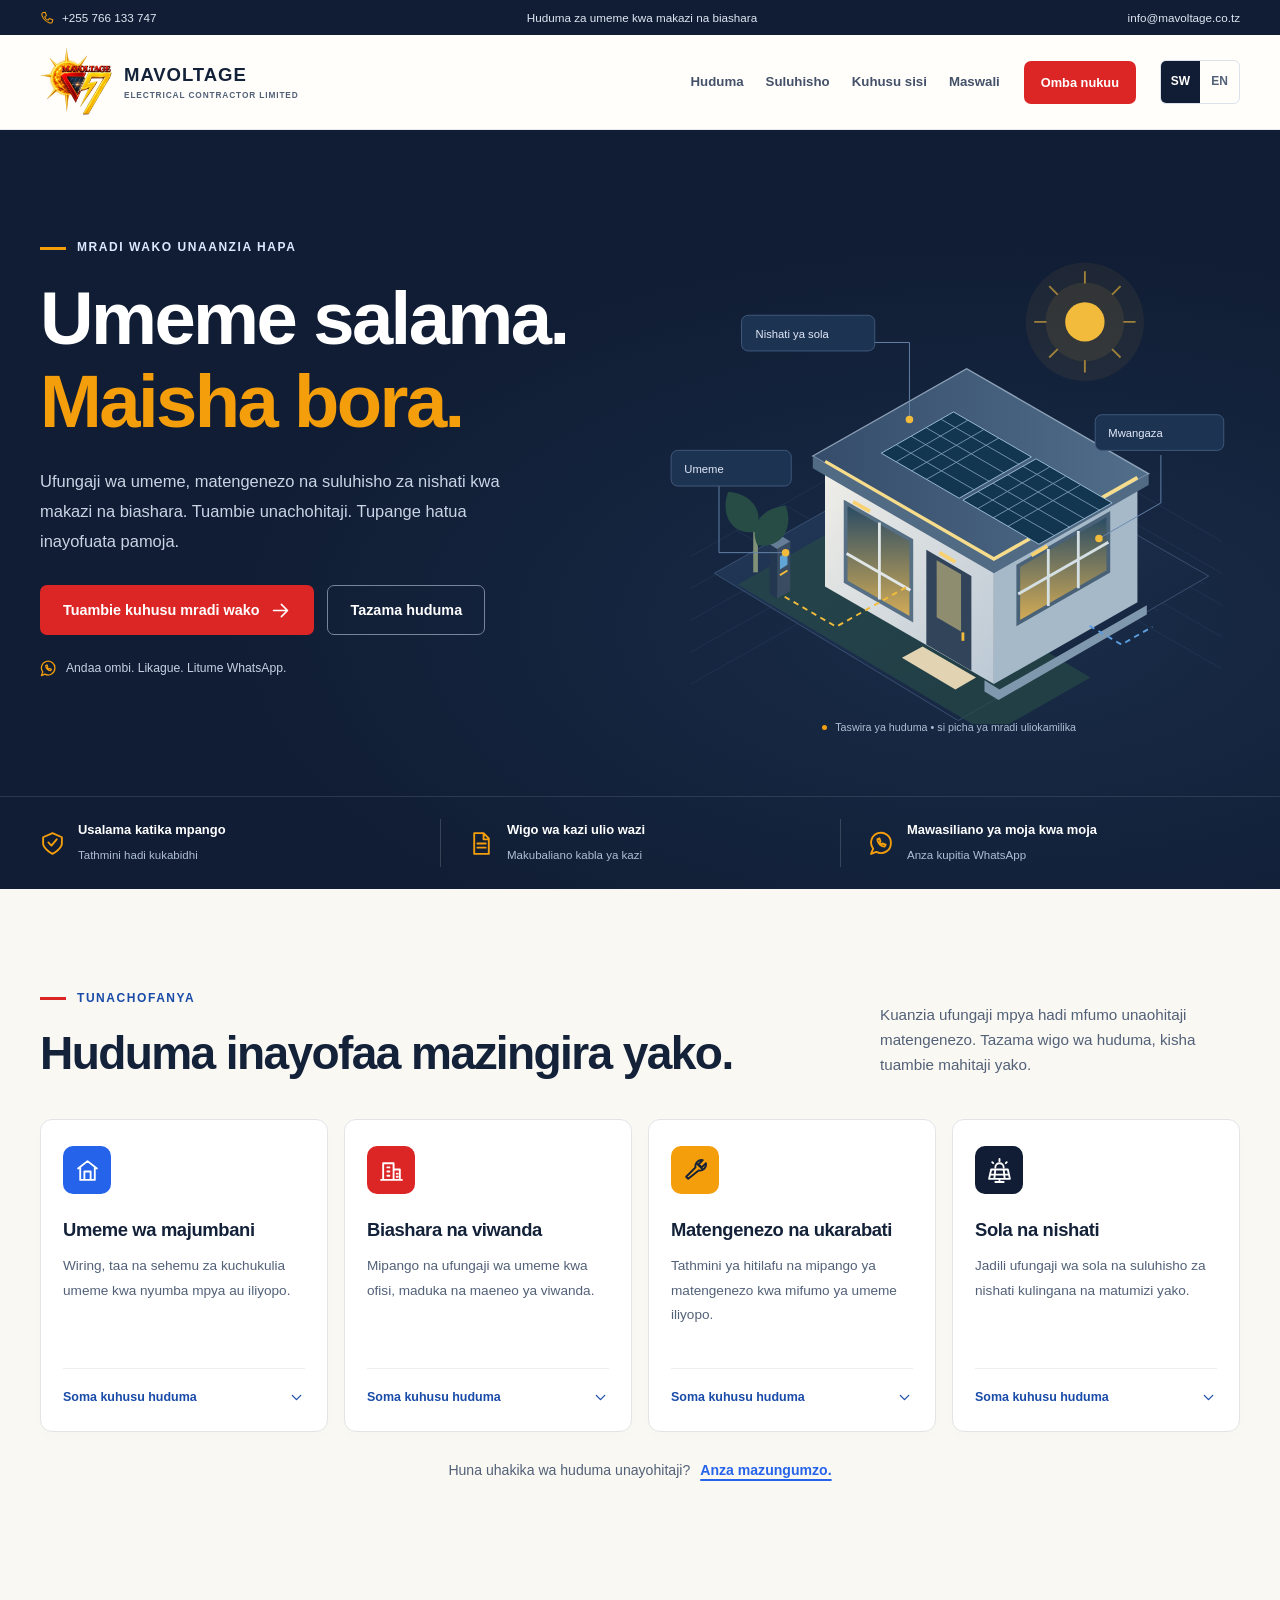
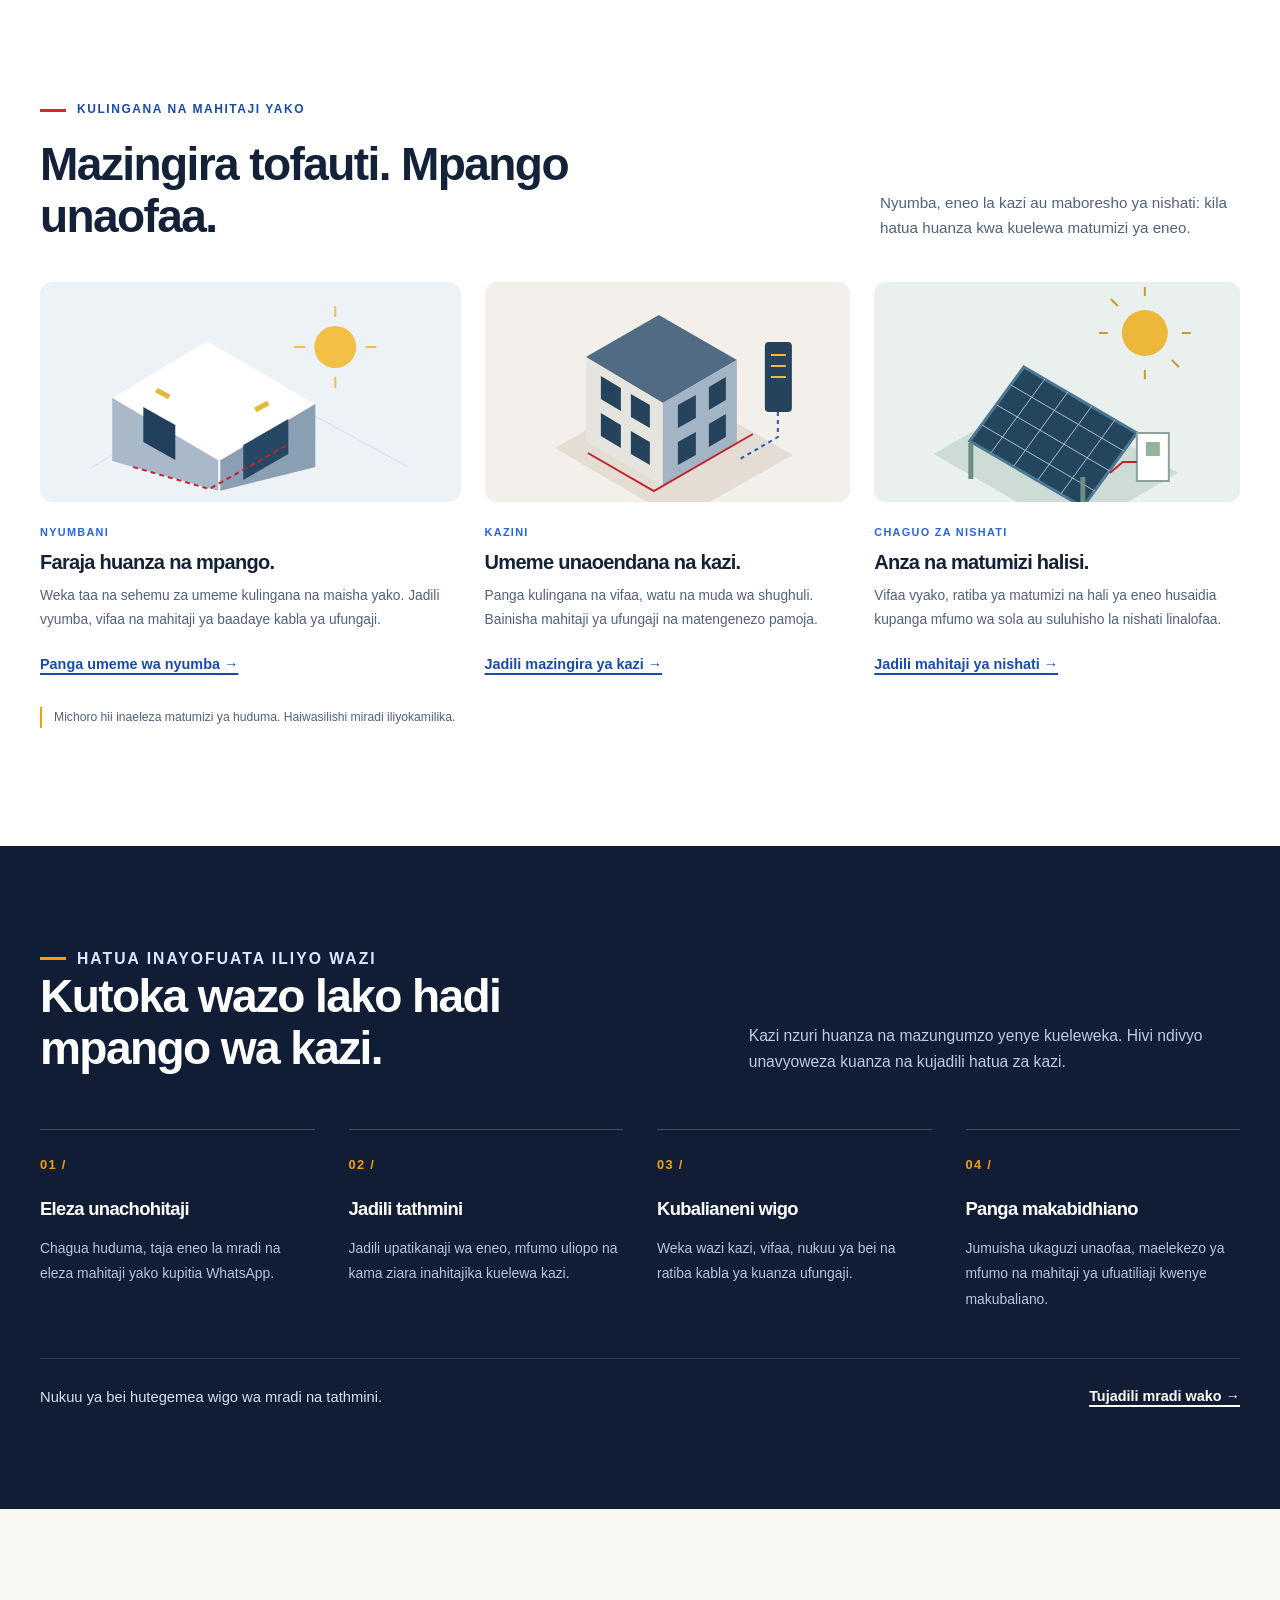
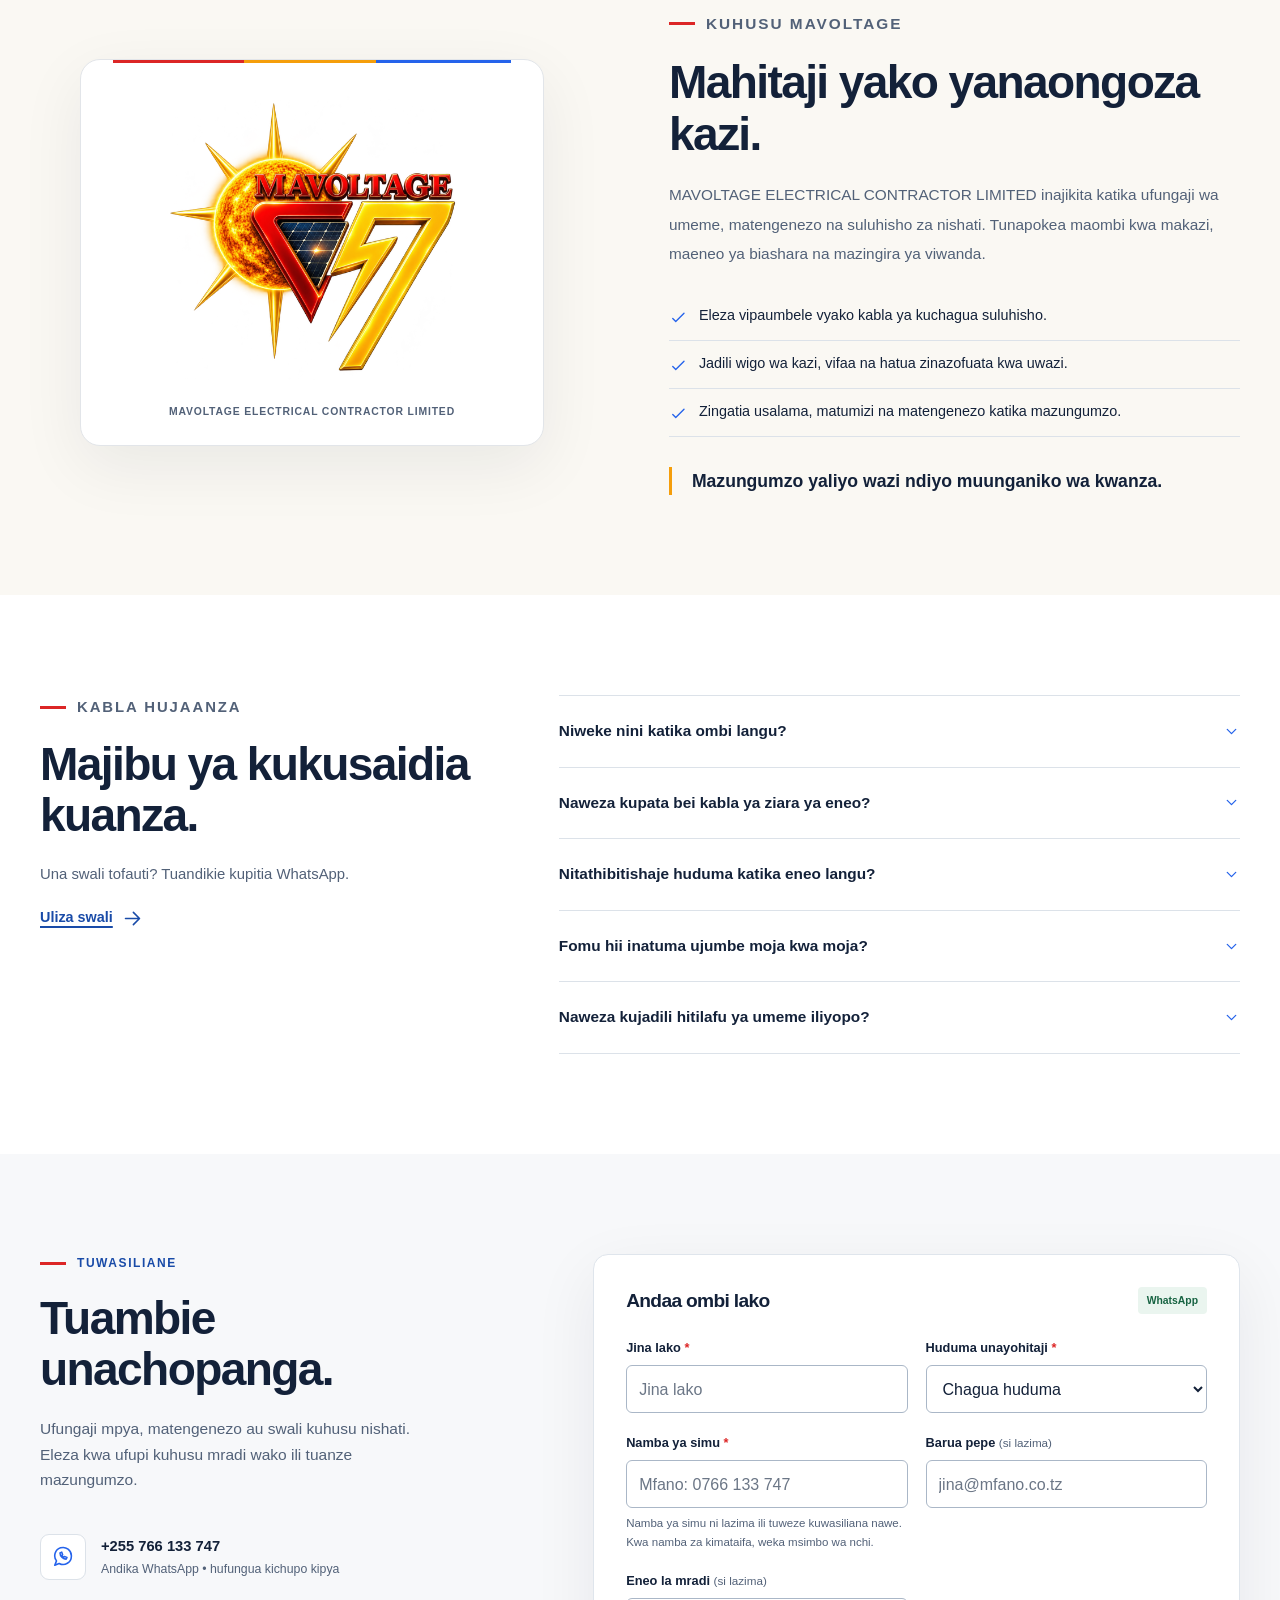
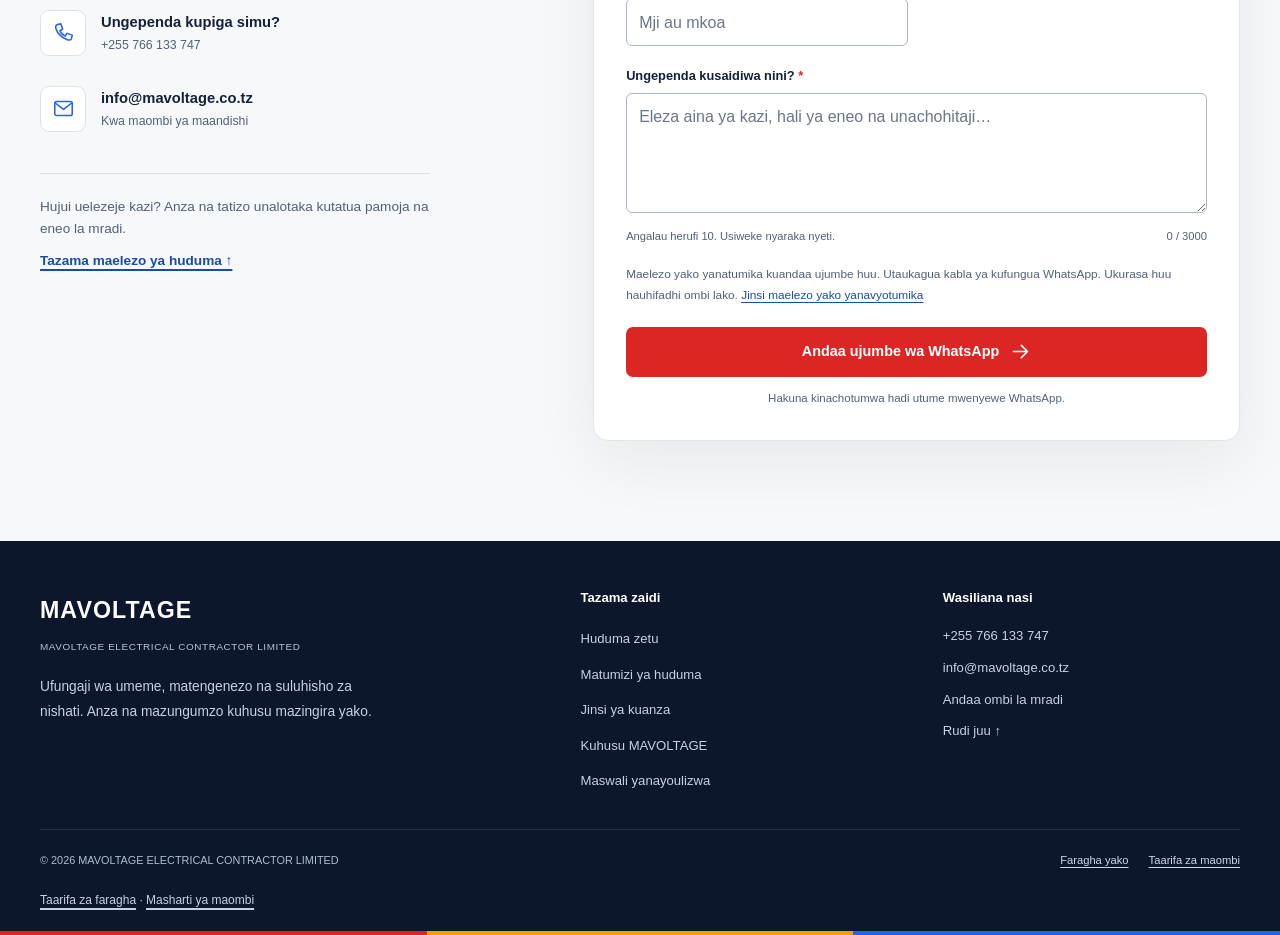
<file: index.html>
<!doctype html>

<html lang="sw-TZ">
  <head>
    <meta charset="utf-8" />
    <meta
      name="viewport"
      content="width=device-width, initial-scale=1, viewport-fit=cover"
    />
    <meta
      name="description"
      content="MAVOLTAGE ELECTRICAL CONTRACTOR LIMITED — huduma za ufungaji umeme, matengenezo na mifumo ya nishati. Andaa ombi lako kupitia WhatsApp."
    />
    <meta name="robots" content="index, follow" />
    <meta name="referrer" content="no-referrer" />
    <meta name="theme-color" content="#101d34" />

    <title>MAVOLTAGE | Umeme salama. Maisha bora.</title>
    <link
      rel="icon"
      href="/assets/icons/approved-favicon.png"
      type="image/png"
    />
    <script src="/assets/js/enhance.js"></script>
    <link rel="stylesheet" href="/assets/css/approved.css" />
    <script type="application/ld+json">
      {
        "@context": "https://schema.org",
        "@type": "Electrician",
        "name": "MAVOLTAGE ELECTRICAL CONTRACTOR LIMITED",
        "telephone": "+255766133747",
        "email": "info@mavoltage.co.tz",
        "url": "https://mavoltage.netlify.app/",
        "logo": "https://mavoltage.netlify.app/assets/icons/approved-logo.png"
      }
    </script>
    <link rel="canonical" href="https://mavoltage.netlify.app/" />
    <meta property="og:type" content="website" />
    <meta property="og:url" content="https://mavoltage.netlify.app/" />
    <meta property="og:locale" content="sw_TZ" />
    <meta
      property="og:site_name"
      content="MAVOLTAGE ELECTRICAL CONTRACTOR LIMITED"
    />
    <meta
      property="og:title"
      content="MAVOLTAGE | Umeme salama. Maisha bora."
    />
    <meta
      property="og:description"
      content="Huduma za ufungaji umeme, matengenezo na mifumo ya nishati. Andaa ombi lako kupitia WhatsApp."
    />
    <meta
      property="og:image"
      content="https://mavoltage.netlify.app/assets/images/approved-share.png"
    />
    <meta property="og:image:width" content="1200" />
    <meta property="og:image:height" content="630" />
    <meta
      property="og:image:alt"
      content="Nembo ya MAVOLTAGE ELECTRICAL CONTRACTOR LIMITED"
    />
    <meta name="twitter:card" content="summary_large_image" />
    <script src="/assets/js/identity-entry.js" defer></script>
  </head>
  <body>
    <svg xmlns="http://www.w3.org/2000/svg" class="sr-only" aria-hidden="true">
      <defs>
        <symbol id="i-arrow" viewBox="0 0 24 24">
          <path d="M4 12h15M13 5l7 7-7 7" />
        </symbol>
        <symbol id="i-chevron" viewBox="0 0 24 24">
          <path d="m6 9 6 6 6-6" />
        </symbol>
        <symbol id="i-home" viewBox="0 0 24 24">
          <path d="m3 10 9-7 9 7M5 9v12h14V9M9 21v-8h6v8" />
        </symbol>
        <symbol id="i-building" viewBox="0 0 24 24">
          <path
            d="M4 21V5h10v16M14 11h6v10M2 21h20M8 9h2M8 13h2M8 17h2M17 15h1M17 18h1"
          />
        </symbol>
        <symbol id="i-tools" viewBox="0 0 24 24">
          <path
            d="m14 6 4 4M5 20l-2-2 9-9a6 6 0 0 1 7-7l-4 4 3 3 4-4a6 6 0 0 1-7 7Z"
          />
        </symbol>
        <symbol id="i-solar" viewBox="0 0 24 24">
          <path
            d="m4 11-2 9h20l-2-9ZM8 11l-1 9M16 11l1 9M3 16h18M12 20v3M8 23h8M12 1v2M5 4l1 1M19 4l-1 1M8 9a4 4 0 0 1 8 0"
          />
        </symbol>
        <symbol id="i-check" viewBox="0 0 24 24">
          <path d="m5 12 4 4L20 5" />
        </symbol>
        <symbol id="i-shield" viewBox="0 0 24 24">
          <path d="M12 2 3 6v6c0 5 9 10 9 10s9-5 9-10V6Z" />
          <path d="m8 11 3 3 5-6" />
        </symbol>
        <symbol id="i-chat" viewBox="0 0 24 24">
          <path
            d="M21 11.5A9.5 9.5 0 0 1 7 20l-5 2 2-5A9.5 9.5 0 1 1 21 11.5Z"
          />
          <path d="M8 8c0 4 4 7 7 7l1-2-3-1-1 1-2-2 1-1-1-3Z" />
        </symbol>
        <symbol id="i-phone" viewBox="0 0 24 24">
          <path
            d="m5 3 4-1 2 6-3 2c1 3 3 5 6 6l2-3 6 2-1 4c-1 4-9 0-13-4S1 4 5 3Z"
          />
        </symbol>
        <symbol id="i-mail" viewBox="0 0 24 24">
          <rect x="2" y="4" width="20" height="16" rx="2" />
          <path d="m3 6 9 7 9-7" />
        </symbol>
        <symbol id="i-document" viewBox="0 0 24 24">
          <path d="M5 2h9l5 5v15H5ZM14 2v6h5M8 12h8M8 16h8" />
        </symbol>
        <symbol id="i-menu" viewBox="0 0 24 24">
          <path d="M4 6h16M4 12h16M4 18h16" />
        </symbol>
        <symbol id="i-close" viewBox="0 0 24 24">
          <path d="m6 6 12 12M18 6 6 18" />
        </symbol>
      </defs>
    </svg>
    <a href="#main-content" class="skip" data-en="Skip to main content"
      >Nenda kwenye maudhui makuu</a
    >
    <div class="topbar">
      <div class="wrap">
        <a class="phone" href="tel:+255766133747"
          ><svg class="icon" aria-hidden="true"><use href="#i-phone" /></svg
          >+255 766 133 747</a
        ><span data-en="Electrical services for homes and businesses"
          >Huduma za umeme kwa makazi na biashara</span
        >
        <div class="topbar-right">
          <a href="mailto:info@mavoltage.co.tz">info@mavoltage.co.tz</a>
        </div>
      </div>
    </div>
    <header class="site-header">
      <div class="wrap nav-row">
        <a
          href="#home"
          class="brand"
          aria-label="MAVOLTAGE — mwanzo"
          data-en-aria="MAVOLTAGE — home"
          ><img
            src="/assets/icons/approved-logo.png"
            width="512"
            height="512"
            alt="Nembo ya MAVOLTAGE"
            data-en-alt="MAVOLTAGE logo"
            fetchpriority="high"
          /><span class="brand-text"
            ><strong>MAVOLTAGE</strong
            ><small>ELECTRICAL CONTRACTOR LIMITED</small></span
          ></a
        >
        <nav
          aria-label="Urambazaji mkuu"
          data-en-aria="Main navigation"
          class="nav-list"
          id="main-nav"
        >
          <a href="#services" data-en="Services">Huduma</a
          ><a href="#projects" data-en="Solutions">Suluhisho</a
          ><a href="#about" data-en="About us">Kuhusu sisi</a
          ><a href="#faq" data-en="FAQs">Maswali</a>
        </nav>
        <a
          class="btn btn-primary btn-small nav-quote"
          href="#contact"
          data-en="Request a quote"
          >Omba nukuu</a
        >
        <div
          class="lang-group"
          role="group"
          aria-label="Chagua lugha"
          data-en-aria="Choose language"
        >
          <button
            type="button"
            id="lang-sw"
            lang="sw"
            aria-pressed="true"
            aria-label="Kiswahili"
          >
            SW</button
          ><button
            type="button"
            id="lang-en"
            lang="en"
            aria-pressed="false"
            aria-label="English"
          >
            EN
          </button>
        </div>
        <button
          class="menu-toggle"
          type="button"
          aria-expanded="false"
          aria-controls="main-nav"
          aria-label="Fungua menyu"
          data-en-aria="Open menu"
          id="menu-toggle"
        >
          <svg class="icon" aria-hidden="true"><use href="#i-menu" /></svg>
        </button>
      </div>
    </header>
    <noscript
      ><p class="no-script">
        Unaweza kusoma huduma zetu na
        <a href="https://wa.me/255766133747" rel="noopener noreferrer"
          >kuwasiliana kupitia WhatsApp</a
        >. Fomu ya kuandaa ujumbe na kubadilisha lugha vinahitaji JavaScript.
      </p></noscript
    >
    <main id="main-content" tabindex="-1">
      <section
        class="hero dark"
        id="home"
        aria-labelledby="hero-title"
        tabindex="-1"
      >
        <div class="wrap hero-grid">
          <div class="hero-copy">
            <p class="eyebrow" data-en="Your next project starts here">
              Mradi wako unaanzia hapa
            </p>
            <h1 id="hero-title">
              <span data-en="Safer power.">Umeme salama.</span><br /><span
                class="accent"
                data-en="Better living."
                >Maisha bora.</span
              >
            </h1>
            <p
              class="hero-intro"
              data-en="Electrical installation, maintenance and energy solutions for homes and businesses. Tell us what you need. Let’s plan the next step together."
            >
              Ufungaji wa umeme, matengenezo na suluhisho za nishati kwa makazi
              na biashara. Tuambie unachohitaji. Tupange hatua inayofuata
              pamoja.
            </p>
            <div class="hero-actions">
              <a href="#contact" class="btn btn-primary"
                ><span data-en="Tell us about your project"
                  >Tuambie kuhusu mradi wako</span
                ><svg class="icon" aria-hidden="true">
                  <use href="#i-arrow" /></svg></a
              ><a
                href="#services"
                class="btn btn-ghost"
                data-en="Explore services"
                >Tazama huduma</a
              >
            </div>
            <p class="hero-note">
              <svg class="icon" aria-hidden="true"><use href="#i-chat" /></svg
              ><span
                data-en="Prepare your enquiry. Review it. Send on WhatsApp."
                >Andaa ombi. Likague. Litume WhatsApp.</span
              >
            </p>
          </div>
          <figure class="hero-art">
            <svg
              viewBox="0 0 620 560"
              role="img"
              aria-labelledby="hero-art-title"
            >
              <title
                id="hero-art-title"
                data-en="Illustration of a modern house with lighting, electrical supply and rooftop solar panels"
              >
                Mchoro wa nyumba ya kisasa yenye taa, usambazaji wa umeme na
                paneli za sola
              </title>
              <defs>
                <linearGradient id="ground-grad" x1="0" y1="0" x2="1" y2="1">
                  <stop stop-color="#253c5d" />
                  <stop offset="1" stop-color="#12213a" />
                </linearGradient>
                <linearGradient id="wall-grad" x1="0" y1="0" x2="1" y2="1">
                  <stop stop-color="#f0eee8" />
                  <stop offset="1" stop-color="#bcc9d5" />
                </linearGradient>
                <linearGradient id="glass-grad" x1="0" y1="0" x2="0" y2="1">
                  <stop stop-color="#254964" />
                  <stop offset="1" stop-color="#d7ae56" />
                </linearGradient>
                <linearGradient id="roof-grad">
                  <stop stop-color="#354d6b" />
                  <stop offset="1" stop-color="#516e8a" />
                </linearGradient>
              </defs>
              <g fill="none" stroke="#476385" stroke-width=".6" opacity=".33">
                <path
                  d="m35 382 300-169 266 153M35 416l300-169 266 153M35 450l300-169 266 153M35 484l300-169 266 153M35 518l300-169 266 153M83 354l300 170M133 326l300 170M183 298l300 170M233 270l300 170M283 242l300 170"
                />
              </g>
              <circle cx="455" cy="132" r="63" fill="#f2bb3b" opacity=".06" />
              <circle cx="455" cy="132" r="42" fill="#f2bb3b" opacity=".09" />
              <circle cx="455" cy="132" r="21" fill="#f2bb3b" />
              <g fill="none" stroke="#f2bb3b" stroke-width="2" opacity=".6">
                <path
                  d="M455 91v-13M455 173v13M414 132h-13M496 132h13M426 103l-9-9M484 161l9 9M484 103l9-9M426 161l-9 9"
                />
              </g>
              <path
                d="m60 400 264-148 263 151-267 154Z"
                fill="url(#ground-grad)"
                stroke="#3a5273"
              />
              <path
                d="m85 412 106-60 270 159-107 61Z"
                fill="#274948"
                opacity=".7"
              />
              <path
                d="m165 275 164-93 194 112-165 94Z"
                fill="url(#roof-grad)"
                stroke="#8da2b8"
                stroke-width="1.5"
              />
              <path d="m178 281 180 104v133L178 414Z" fill="url(#wall-grad)" />
              <path d="m358 385 153-87v133l-153 87Z" fill="#a6b9c9" />
              <path
                d="m178 281 180 104 153-87"
                fill="none"
                stroke="#f7dd8b"
                stroke-width="4"
              />
              <path d="m183 287 171 99" stroke="#f9e7a8" stroke-width="2" />
              <path
                d="m165 275 193 112 165-93v12L358 400 165 288Z"
                fill="#526b84"
              />
              <path
                d="m200 325 70 40v84l-70-40Z"
                fill="url(#glass-grad)"
                stroke="#566f84"
                stroke-width="4"
              />
              <path
                d="m236 346v82M201 379l68 39"
                stroke="#e1e7e7"
                stroke-width="3"
              />
              <path d="m286 375 48 28v101l-48-28Z" fill="#31445a" />
              <path d="m297 386 26 15v61l-26-15Z" fill="#8e8d70" />
              <path d="M325 463v9" stroke="#f2bb3b" stroke-width="3" />
              <path
                d="m384 392 96-55v61l-96 55Z"
                fill="url(#glass-grad)"
                stroke="#496278"
                stroke-width="4"
              />
              <path
                d="m416 374v61M448 355v61M384 422l96-55"
                stroke="#d5e0e4"
                stroke-width="3"
              />
              <path d="m348 514 16 10 157-90v10l-158 91-15-9Z" fill="#8098ae" />
              <path d="m282 478 57 33-22 13-57-34Z" fill="#e2d4b3" />
              <g stroke="#9ebed7" stroke-width="1">
                <path d="m238 272 77-44 83 48-77 44Z" fill="#123550" />
                <path d="m325 322 78-44 81 47-78 44Z" fill="#123550" />
                <path
                  d="m254 263 83 48M270 254l83 48M286 245l83 48M302 236l83 48M254 281l76-44M270 291l77-44M286 300l77-44M341 313l82 47M357 304l82 47M373 295l82 47M389 286l82 47M341 331l76-44M357 341l77-44M373 350l77-44"
                  opacity=".7"
                />
              </g>
              <path d="m208 324 18 10" stroke="#f8d270" stroke-width="4" />
              <path d="m300 378 17 10" stroke="#f8d270" stroke-width="4" />
              <path d="m398 381 17-10" stroke="#f8d270" stroke-width="4" />
              <g>
                <path d="m127 374 14-8v53l-14 8Z" fill="#394c62" />
                <path d="m127 374-8-5v53l8 5Z" fill="#233750" />
                <path d="m127 374 14-8-8-5-14 8Z" fill="#657d96" />
                <path d="m130 382 8-5v14l-8 5Z" fill="#60a5d6" />
                <path d="m130 402 8-5" stroke="#f2bb3b" stroke-width="2" />
              </g>
              <path
                d="m135 425 55 32 76-43"
                stroke="#f2bb3b"
                fill="none"
                stroke-width="2"
                stroke-dasharray="6 5"
              />
              <path
                d="m460 456 34 20 33-19"
                stroke="#5b9ee1"
                fill="none"
                stroke-width="2"
                stroke-dasharray="6 5"
              />
              <g fill="#264c45">
                <path d="M104 399v-55" stroke="#819177" stroke-width="5" />
                <path d="M104 356c-30 4-37-25-29-43 25 2 39 21 29 43Z" />
                <path d="M106 370c30 4 38-24 30-42-27 2-39 24-30 42Z" />
              </g>
              <g fill="none" stroke="#6887ac" stroke-width="1">
                <path d="M268 236V154h-85" />
                <circle cx="268" cy="236" r="4" fill="#f2bb3b" stroke="none" />
                <path d="m470 363 66-38v-51" />
                <circle cx="470" cy="363" r="4" fill="#f2bb3b" stroke="none" />
                <path d="M136 378H65v-72" />
                <circle cx="136" cy="378" r="4" fill="#f2bb3b" stroke="none" />
              </g>
              <g>
                <rect
                  x="89"
                  y="125"
                  width="142"
                  height="38"
                  rx="7"
                  fill="#1d3352"
                  stroke="#405b7e"
                />
                <text
                  x="104"
                  y="149"
                  fill="#e2eafa"
                  font-size="12"
                  font-family="Arial,sans-serif"
                  data-en="Solar energy"
                >
                  Nishati ya sola
                </text>
                <rect
                  x="466"
                  y="231"
                  width="137"
                  height="38"
                  rx="7"
                  fill="#1d3352"
                  stroke="#405b7e"
                />
                <text
                  x="480"
                  y="255"
                  fill="#e2eafa"
                  font-size="12"
                  font-family="Arial,sans-serif"
                  data-en="Lighting"
                >
                  Mwangaza
                </text>
                <rect
                  x="14"
                  y="269"
                  width="128"
                  height="38"
                  rx="7"
                  fill="#1d3352"
                  stroke="#405b7e"
                />
                <text
                  x="28"
                  y="293"
                  fill="#e2eafa"
                  font-size="12"
                  font-family="Arial,sans-serif"
                  data-en="Power supply"
                >
                  Umeme
                </text>
              </g>
            </svg>
            <figcaption
              class="art-label"
              data-en="Service illustration • not a completed-project photograph"
            >
              Taswira ya huduma • si picha ya mradi uliokamilika
            </figcaption>
          </figure>
        </div>
        <div class="hero-bottom">
          <div class="wrap hero-pillars">
            <div class="hero-pillar">
              <svg class="icon" aria-hidden="true">
                <use href="#i-shield" />
              </svg>
              <div>
                <strong data-en="Safety in the plan"
                  >Usalama katika mpango</strong
                ><small data-en="From assessment to handover"
                  >Tathmini hadi kukabidhi</small
                >
              </div>
            </div>
            <div class="hero-pillar">
              <svg class="icon" aria-hidden="true">
                <use href="#i-document" />
              </svg>
              <div>
                <strong data-en="A clear scope of work"
                  >Wigo wa kazi ulio wazi</strong
                ><small data-en="Discuss before work begins"
                  >Makubaliano kabla ya kazi</small
                >
              </div>
            </div>
            <div class="hero-pillar">
              <svg class="icon" aria-hidden="true"><use href="#i-chat" /></svg>
              <div>
                <strong data-en="Direct communication"
                  >Mawasiliano ya moja kwa moja</strong
                ><small data-en="Start on WhatsApp"
                  >Anza kupitia WhatsApp</small
                >
              </div>
            </div>
          </div>
        </div>
      </section>

      <section
        class="section services"
        id="services"
        aria-labelledby="services-title"
        tabindex="-1"
      >
        <div class="wrap">
          <div class="section-head">
            <div>
              <p class="eyebrow" data-en="What we do">Tunachofanya</p>
              <h2
                id="services-title"
                data-en="The right service for your space."
              >
                Huduma inayofaa mazingira yako.
              </h2>
            </div>
            <p
              data-en="From a new installation to a system that needs attention. Explore the scope and tell us what you need."
            >
              Kuanzia ufungaji mpya hadi mfumo unaohitaji matengenezo. Tazama
              wigo wa huduma, kisha tuambie mahitaji yako.
            </p>
          </div>
          <div class="service-grid">
            <details class="service-card">
              <summary>
                <span class="service-icon"
                  ><svg class="icon" aria-hidden="true">
                    <use href="#i-home" /></svg
                ></span>
                <h3 data-en="Residential wiring">Umeme wa majumbani</h3>
                <p
                  data-en="Wiring, lighting and power points for a new home or an existing space."
                >
                  Wiring, taa na sehemu za kuchukulia umeme kwa nyumba mpya au
                  iliyopo.
                </p>
                <span class="detail-action"
                  ><span data-en="Explore this service">Soma kuhusu huduma</span
                  ><svg class="icon" aria-hidden="true">
                    <use href="#i-chevron" /></svg
                ></span>
              </summary>
              <div class="service-body">
                <ul>
                  <li data-en="Discuss room-by-room power and lighting needs.">
                    Jadili mahitaji ya taa na umeme kwa kila chumba.
                  </li>
                  <li
                    data-en="Plan distribution, switching and suitable circuit protection."
                  >
                    Panga usambazaji, swichi na ulinzi unaofaa wa saketi.
                  </li>
                  <li
                    data-en="Agree the installation, testing and handover scope after assessment."
                  >
                    Kubalianeni wigo wa ufungaji, upimaji na makabidhiano baada
                    ya tathmini.
                  </li>
                </ul>
                <a href="#contact" data-service="residential" class="text-link"
                  ><span data-en="Discuss home wiring"
                    >Jadili umeme wa nyumbani</span
                  ><svg class="icon" aria-hidden="true">
                    <use href="#i-arrow" /></svg
                ></a>
              </div>
            </details>
            <details class="service-card">
              <summary>
                <span class="service-icon"
                  ><svg class="icon" aria-hidden="true">
                    <use href="#i-building" /></svg
                ></span>
                <h3 data-en="Business & industrial">Biashara na viwanda</h3>
                <p
                  data-en="Electrical planning and installation for offices, shops and industrial spaces."
                >
                  Mipango na ufungaji wa umeme kwa ofisi, maduka na maeneo ya
                  viwanda.
                </p>
                <span class="detail-action"
                  ><span data-en="Explore this service">Soma kuhusu huduma</span
                  ><svg class="icon" aria-hidden="true">
                    <use href="#i-chevron" /></svg
                ></span>
              </summary>
              <div class="service-body">
                <ul>
                  <li
                    data-en="Discuss equipment, load requirements and how the space operates."
                  >
                    Jadili vifaa, mahitaji ya mzigo wa umeme na matumizi ya
                    eneo.
                  </li>
                  <li
                    data-en="Plan distribution, lighting and equipment connection points."
                  >
                    Panga usambazaji, mwangaza na sehemu za kuunganisha vifaa.
                  </li>
                  <li
                    data-en="Confirm access, work phases and testing requirements."
                  >
                    Thibitisha upatikanaji wa eneo, awamu za kazi na mahitaji ya
                    upimaji.
                  </li>
                </ul>
                <a href="#contact" data-service="industrial" class="text-link"
                  ><span data-en="Discuss a business project"
                    >Jadili mradi wa biashara</span
                  ><svg class="icon" aria-hidden="true">
                    <use href="#i-arrow" /></svg
                ></a>
              </div>
            </details>
            <details class="service-card">
              <summary>
                <span class="service-icon"
                  ><svg class="icon" aria-hidden="true">
                    <use href="#i-tools" /></svg
                ></span>
                <h3 data-en="Maintenance & repair">Matengenezo na ukarabati</h3>
                <p
                  data-en="Assessment of faults and planned attention for existing electrical systems."
                >
                  Tathmini ya hitilafu na mipango ya matengenezo kwa mifumo ya
                  umeme iliyopo.
                </p>
                <span class="detail-action"
                  ><span data-en="Explore this service">Soma kuhusu huduma</span
                  ><svg class="icon" aria-hidden="true">
                    <use href="#i-chevron" /></svg
                ></span>
              </summary>
              <div class="service-body">
                <ul>
                  <li
                    data-en="Describe the fault, affected area and when the issue started."
                  >
                    Eleza hitilafu, eneo lililoathirika na tatizo lilipoanza.
                  </li>
                  <li
                    data-en="Assess the system before agreeing repair or replacement work."
                  >
                    Tathmini mfumo kabla ya kukubaliana matengenezo au
                    ubadilishaji wa vifaa.
                  </li>
                  <li
                    data-en="Discuss planned maintenance suited to the equipment and use."
                  >
                    Jadili ratiba ya matengenezo inayofaa vifaa na matumizi
                    yake.
                  </li>
                </ul>
                <a href="#contact" data-service="maintenance" class="text-link"
                  ><span data-en="Discuss maintenance">Jadili matengenezo</span
                  ><svg class="icon" aria-hidden="true">
                    <use href="#i-arrow" /></svg
                ></a>
              </div>
            </details>
            <details class="service-card">
              <summary>
                <span class="service-icon"
                  ><svg class="icon" aria-hidden="true">
                    <use href="#i-solar" /></svg
                ></span>
                <h3 data-en="Solar & energy">Sola na nishati</h3>
                <p
                  data-en="Explore solar installation and energy options suited to your actual usage."
                >
                  Jadili ufungaji wa sola na suluhisho za nishati kulingana na
                  matumizi yako.
                </p>
                <span class="detail-action"
                  ><span data-en="Explore this service">Soma kuhusu huduma</span
                  ><svg class="icon" aria-hidden="true">
                    <use href="#i-chevron" /></svg
                ></span>
              </summary>
              <div class="service-body">
                <ul>
                  <li
                    data-en="Review the appliances you use and when you use them."
                  >
                    Pitia vifaa unavyotumia na muda wa matumizi yake.
                  </li>
                  <li
                    data-en="Discuss space, system needs and backup expectations."
                  >
                    Jadili eneo, mahitaji ya mfumo na matarajio ya umeme wa
                    akiba.
                  </li>
                  <li
                    data-en="Choose a scope after assessment; costs and savings depend on the design."
                  >
                    Chagua wigo baada ya tathmini; gharama na akiba hutegemea
                    usanifu.
                  </li>
                </ul>
                <a href="#contact" data-service="solar" class="text-link"
                  ><span data-en="Discuss solar energy"
                    >Jadili nishati ya sola</span
                  ><svg class="icon" aria-hidden="true">
                    <use href="#i-arrow" /></svg
                ></a>
              </div>
            </details>
          </div>
          <p class="service-help">
            <span data-en="Not sure which service you need?"
              >Huna uhakika wa huduma unayohitaji?</span
            ><a
              href="#contact"
              data-service="consultation"
              data-en="Start a conversation."
              >Anza mazungumzo.</a
            >
          </p>
        </div>
      </section>

      <section
        class="section applications"
        id="projects"
        tabindex="-1"
        aria-labelledby="applications-title"
      >
        <div class="wrap">
          <div class="section-head">
            <div>
              <p class="eyebrow" data-en="Built around your needs">
                Kulingana na mahitaji yako
              </p>
              <h2
                id="applications-title"
                data-en="Different spaces. A considered approach."
              >
                Mazingira tofauti. Mpango unaofaa.
              </h2>
            </div>
            <p
              data-en="A home, a workplace or an energy upgrade: each starts with understanding how the space is used."
            >
              Nyumba, eneo la kazi au maboresho ya nishati: kila hatua huanza
              kwa kuelewa matumizi ya eneo.
            </p>
          </div>
          <div class="application-grid">
            <figure class="application-card">
              <div class="application-image">
                <svg
                  viewBox="0 0 380 220"
                  role="img"
                  aria-labelledby="app-home-title"
                >
                  <title
                    id="app-home-title"
                    data-en="Illustration of home lighting and socket planning"
                  >
                    Taswira ya mpango wa taa na soketi nyumbani
                  </title>
                  <rect width="380" height="220" fill="#edf2f7" />
                  <path
                    d="M32 185 183 95l165 90"
                    fill="none"
                    stroke="#d5dfe9"
                  />
                  <path
                    d="M52 179v-63l95-57 108 63v63l-96 24Z"
                    fill="#d6e0e8"
                  />
                  <path d="m147 59 108 63-96 57-107-63Z" fill="#fff" />
                  <path d="m159 179 96-57v63l-96 24Z" fill="#8b9fb4" />
                  <path d="M52 116v63l107 30v-30Z" fill="#aab9c9" />
                  <path d="m83 125 32 18v35l-32-18Z" fill="#21405d" />
                  <path d="m183 163 45-26v35l-45 26Z" fill="#264864" />
                  <path d="M159 179v30" stroke="#fff" stroke-width="2" />
                  <path
                    d="m96 108 13 7M195 128l13-7"
                    stroke="#e8b63a"
                    stroke-width="5"
                  />
                  <path
                    d="m73 185 76 22 78-44"
                    fill="none"
                    stroke="#c5222c"
                    stroke-width="2"
                    stroke-dasharray="5 4"
                  />
                  <circle cx="275" cy="65" r="21" fill="#f3bf45" />
                  <path
                    d="M275 24v11M275 95v11M245 65h-11M305 65h11"
                    stroke="#f3bf45"
                    stroke-width="2"
                  />
                </svg>
              </div>
              <figcaption class="application-caption">
                <span class="category" data-en="At home">Nyumbani</span>
                <h3 data-en="Comfort starts with a plan.">
                  Faraja huanza na mpango.
                </h3>
                <p
                  data-en="Put lighting and power points where life happens. Discuss rooms, appliances and future needs before installation."
                >
                  Weka taa na sehemu za umeme kulingana na maisha yako. Jadili
                  vyumba, vifaa na mahitaji ya baadaye kabla ya ufungaji.
                </p>
                <a
                  href="#contact"
                  data-service="residential"
                  class="text-link"
                  data-en="Plan your home →"
                  >Panga umeme wa nyumba →</a
                >
              </figcaption>
            </figure>
            <figure class="application-card">
              <div class="application-image">
                <svg
                  viewBox="0 0 340 220"
                  role="img"
                  aria-labelledby="app-work-title"
                >
                  <title
                    id="app-work-title"
                    data-en="Illustration of commercial electrical distribution"
                  >
                    Taswira ya usambazaji wa umeme kwenye jengo la biashara
                  </title>
                  <rect width="340" height="220" fill="#f3efea" />
                  <path d="m57 166 113-64 125 71-115 65Z" fill="#e3ddd4" />
                  <path d="m88 75 73-42 78 45-74 43Z" fill="#526b84" />
                  <path d="m88 75 77 46v83l-77-45Z" fill="#e6e4df" />
                  <path d="m165 121 74-43v83l-74 43Z" fill="#a3b4c5" />
                  <g fill="#26435d">
                    <path
                      d="m103 94 20 12v23l-20-12ZM103 131l20 12v23l-20-12ZM133 112l19 11v23l-19-11ZM133 149l19 11v23l-19-11ZM180 123l18-10v23l-18 10ZM180 160l18-10v23l-18 10ZM211 105l17-10v23l-17 10ZM211 142l17-10v23l-17 10Z"
                    />
                  </g>
                  <path
                    d="m90 171 66 38 99-57"
                    stroke="#c5222c"
                    stroke-width="2"
                    fill="none"
                  />
                  <rect
                    x="267"
                    y="60"
                    width="27"
                    height="70"
                    rx="4"
                    fill="#26435d"
                  />
                  <path
                    d="M273 73h15M273 84h15M273 95h15"
                    stroke="#f2bb3b"
                    stroke-width="2"
                  />
                  <path
                    d="M280 130v25l-38 22"
                    fill="none"
                    stroke="#2458bc"
                    stroke-width="2"
                    stroke-dasharray="4 4"
                  />
                </svg>
              </div>
              <figcaption class="application-caption">
                <span class="category" data-en="At work">Kazini</span>
                <h3 data-en="Power for the way you work.">
                  Umeme unaoendana na kazi.
                </h3>
                <p
                  data-en="Plan around equipment, people and operating hours. Define installation and maintenance needs together."
                >
                  Panga kulingana na vifaa, watu na muda wa shughuli. Bainisha
                  mahitaji ya ufungaji na matengenezo pamoja.
                </p>
                <a
                  href="#contact"
                  data-service="industrial"
                  class="text-link"
                  data-en="Discuss your workplace →"
                  >Jadili mazingira ya kazi →</a
                >
              </figcaption>
            </figure>
            <figure class="application-card">
              <div class="application-image">
                <svg
                  viewBox="0 0 340 220"
                  role="img"
                  aria-labelledby="app-solar-title"
                >
                  <title
                    id="app-solar-title"
                    data-en="Illustration of a solar energy installation"
                  >
                    Taswira ya mfumo wa nishati ya sola
                  </title>
                  <rect width="340" height="220" fill="#e9f0ed" />
                  <circle cx="258" cy="51" r="23" fill="#edb83a" />
                  <path
                    d="M258 14v-9M258 88v9M221 51h-9M295 51h9M231 24l-7-7M285 78l7 7"
                    stroke="#c19c34"
                    stroke-width="2"
                  />
                  <path d="m47 172 105-61 139 80-105 61Z" fill="#cddcd5" />
                  <path
                    d="m83 159 54-74 113 66-54 74Z"
                    fill="#24455e"
                    stroke="#4e7793"
                    stroke-width="3"
                  />
                  <g fill="none" stroke="#a3bfd0" stroke-width="1">
                    <path
                      d="m95 143 113 66M110 123l113 66M124 103l113 66M104 171l54-74M127 184l54-74M151 198l54-74M174 212l54-74"
                    />
                  </g>
                  <path
                    d="M196 225v-30M84 161v36"
                    stroke="#6e8c84"
                    stroke-width="5"
                  />
                  <path
                    d="M250 151h32v48h-32Z"
                    fill="#fff"
                    stroke="#8ca29c"
                    stroke-width="2"
                  />
                  <path d="M259 160h14v14h-14Z" fill="#93b49c" />
                  <path
                    d="M250 180h-14l-13 11"
                    fill="none"
                    stroke="#c5222c"
                    stroke-width="2"
                  />
                </svg>
              </div>
              <figcaption class="application-caption">
                <span class="category" data-en="Energy choices"
                  >Chaguo za nishati</span
                >
                <h3 data-en="Start with your actual usage.">
                  Anza na matumizi halisi.
                </h3>
                <p
                  data-en="Your appliances, daily routine and site conditions help define an appropriate solar or energy solution."
                >
                  Vifaa vyako, ratiba ya matumizi na hali ya eneo husaidia
                  kupanga mfumo wa sola au suluhisho la nishati linalofaa.
                </p>
                <a
                  href="#contact"
                  data-service="solar"
                  class="text-link"
                  data-en="Explore your energy needs →"
                  >Jadili mahitaji ya nishati →</a
                >
              </figcaption>
            </figure>
          </div>
          <p
            class="illustration-note"
            data-en="These illustrations explain service applications. They are not completed-project case studies."
          >
            Michoro hii inaeleza matumizi ya huduma. Haiwasilishi miradi
            iliyokamilika.
          </p>
        </div>
      </section>

      <section
        class="section process dark"
        id="process"
        tabindex="-1"
        aria-labelledby="process-title"
      >
        <div class="wrap">
          <div class="process-header">
            <div>
              <p class="eyebrow" data-en="A clear next step">
                Hatua inayofuata iliyo wazi
              </p>
              <h2
                id="process-title"
                data-en="From your first idea to an agreed plan."
              >
                Kutoka wazo lako hadi mpango wa kazi.
              </h2>
            </div>
            <p
              data-en="Good work starts with a useful conversation. Here is how to begin and what to discuss along the way."
            >
              Kazi nzuri huanza na mazungumzo yenye kueleweka. Hivi ndivyo
              unavyoweza kuanza na kujadili hatua za kazi.
            </p>
          </div>
          <div class="process-grid">
            <article class="process-step">
              <span class="step-no">01 /</span>
              <h3 data-en="Tell us what you need">Eleza unachohitaji</h3>
              <p
                data-en="Choose a service, share the project area and describe your requirements on WhatsApp."
              >
                Chagua huduma, taja eneo la mradi na eleza mahitaji yako kupitia
                WhatsApp.
              </p>
            </article>
            <article class="process-step">
              <span class="step-no">02 /</span>
              <h3 data-en="Discuss the assessment">Jadili tathmini</h3>
              <p
                data-en="Discuss site access, existing systems and whether a visit is needed to understand the work."
              >
                Jadili upatikanaji wa eneo, mfumo uliopo na kama ziara
                inahitajika kuelewa kazi.
              </p>
            </article>
            <article class="process-step">
              <span class="step-no">03 /</span>
              <h3 data-en="Agree the scope">Kubalianeni wigo</h3>
              <p
                data-en="Clarify the work, materials, quotation and schedule before committing to installation."
              >
                Weka wazi kazi, vifaa, nukuu ya bei na ratiba kabla ya kuanza
                ufungaji.
              </p>
            </article>
            <article class="process-step">
              <span class="step-no">04 /</span>
              <h3 data-en="Plan the handover">Panga makabidhiano</h3>
              <p
                data-en="Include appropriate checks, system guidance and follow-up needs in the agreed work."
              >
                Jumuisha ukaguzi unaofaa, maelekezo ya mfumo na mahitaji ya
                ufuatiliaji kwenye makubaliano.
              </p>
            </article>
          </div>
          <div class="process-footer">
            <p
              data-en="A quotation depends on the project scope and assessment."
            >
              Nukuu ya bei hutegemea wigo wa mradi na tathmini.
            </p>
            <a href="#contact" data-en="Let’s discuss your project →"
              >Tujadili mradi wako →</a
            >
          </div>
        </div>
      </section>

      <section
        class="section about"
        id="about"
        tabindex="-1"
        aria-labelledby="about-title"
      >
        <div class="wrap about-grid">
          <figure class="brand-panel">
            <img
              src="/assets/icons/approved-logo.png"
              alt="Nembo ya MAVOLTAGE"
              data-en-alt="MAVOLTAGE logo"
              width="512"
              height="512"
              loading="lazy"
            />
            <figcaption>MAVOLTAGE ELECTRICAL CONTRACTOR LIMITED</figcaption>
          </figure>
          <div class="about-copy">
            <p class="eyebrow" data-en="About MAVOLTAGE">Kuhusu MAVOLTAGE</p>
            <h2 id="about-title" data-en="Your needs guide the work.">
              Mahitaji yako yanaongoza kazi.
            </h2>
            <p
              data-en="MAVOLTAGE ELECTRICAL CONTRACTOR LIMITED focuses on electrical installation, maintenance and energy solutions. We welcome enquiries for homes, workplaces and industrial environments."
            >
              MAVOLTAGE ELECTRICAL CONTRACTOR LIMITED inajikita katika ufungaji
              wa umeme, matengenezo na suluhisho za nishati. Tunapokea maombi
              kwa makazi, maeneo ya biashara na mazingira ya viwanda.
            </p>
            <ul class="about-points">
              <li>
                <svg class="icon" aria-hidden="true">
                  <use href="#i-check" /></svg
                ><span
                  data-en="Explain your priorities before choosing a solution."
                  >Eleza vipaumbele vyako kabla ya kuchagua suluhisho.</span
                >
              </li>
              <li>
                <svg class="icon" aria-hidden="true">
                  <use href="#i-check" /></svg
                ><span
                  data-en="Discuss scope, materials and next steps clearly."
                  >Jadili wigo wa kazi, vifaa na hatua zinazofuata kwa
                  uwazi.</span
                >
              </li>
              <li>
                <svg class="icon" aria-hidden="true">
                  <use href="#i-check" /></svg
                ><span
                  data-en="Keep safety, usability and maintenance in the conversation."
                  >Zingatia usalama, matumizi na matengenezo katika
                  mazungumzo.</span
                >
              </li>
            </ul>
            <div id="testimonials" tabindex="-1">
              <p
                class="about-quote"
                data-en="A clear conversation is the first connection."
              >
                Mazungumzo yaliyo wazi ndiyo muunganiko wa kwanza.
              </p>
            </div>
          </div>
        </div>
      </section>

      <section
        class="section"
        id="faq"
        tabindex="-1"
        aria-labelledby="faq-title"
      >
        <div class="wrap faq-grid">
          <div class="faq-lead">
            <p class="eyebrow" data-en="Before you get started">
              Kabla hujaanza
            </p>
            <h2 id="faq-title" data-en="A few useful answers.">
              Majibu ya kukusaidia kuanza.
            </h2>
            <p
              data-en="Have a different question? Share it with us on WhatsApp."
            >
              Una swali tofauti? Tuandikie kupitia WhatsApp.
            </p>
            <a href="#contact" data-service="consultation" class="text-link"
              ><span data-en="Ask a question">Uliza swali</span
              ><svg class="icon" aria-hidden="true"><use href="#i-arrow" /></svg
            ></a>
          </div>
          <div class="faq-list">
            <details>
              <summary>
                <span data-en="What should I include in my enquiry?"
                  >Niweke nini katika ombi langu?</span
                ><svg class="icon" aria-hidden="true">
                  <use href="#i-chevron" />
                </svg>
              </summary>
              <p
                data-en="Include your name, project area, the service you need and a short description of the work. Mention whether the property is new or already has an electrical system. Avoid sending sensitive documents in the first message."
              >
                Weka jina lako, eneo la mradi, huduma unayohitaji na maelezo
                mafupi ya kazi. Taja kama jengo ni jipya au tayari lina mfumo wa
                umeme. Epuka kutuma nyaraka nyeti katika ujumbe wa kwanza.
              </p>
            </details>
            <details>
              <summary>
                <span data-en="Can I get a price before a site visit?"
                  >Naweza kupata bei kabla ya ziara ya eneo?</span
                ><svg class="icon" aria-hidden="true">
                  <use href="#i-chevron" />
                </svg>
              </summary>
              <p
                data-en="Start by sharing the scope. Some enquiries can be discussed remotely; others need a site assessment. Confirm materials, quantities and work requirements before relying on a final quotation."
              >
                Anza kwa kueleza wigo wa kazi. Baadhi ya mahitaji yanaweza
                kujadiliwa kwa mbali; mengine yanahitaji tathmini ya eneo.
                Thibitisha vifaa, kiasi na mahitaji ya kazi kabla ya kutegemea
                nukuu ya mwisho.
              </p>
            </details>
            <details>
              <summary>
                <span data-en="How do I confirm service in my area?"
                  >Nitathibitishaje huduma katika eneo langu?</span
                ><svg class="icon" aria-hidden="true">
                  <use href="#i-chevron" />
                </svg>
              </summary>
              <p
                data-en="Tell us the city or region and the nature of the project. We will discuss availability, access and scheduling directly. Do not make arrangements on the assumption that a visit is already confirmed."
              >
                Tuambie mji au mkoa na aina ya mradi. Tutajadili upatikanaji,
                kufika eneo la kazi na ratiba moja kwa moja. Usifanye maandalizi
                kwa kudhani ziara tayari imethibitishwa.
              </p>
            </details>
            <details>
              <summary>
                <span data-en="Does this form send my message automatically?"
                  >Fomu hii inatuma ujumbe moja kwa moja?</span
                ><svg class="icon" aria-hidden="true">
                  <use href="#i-chevron" />
                </svg>
              </summary>
              <p
                data-en="No. It prepares a message for you to review. Choose Continue to WhatsApp, then send the message yourself in WhatsApp. Opening WhatsApp does not confirm that MAVOLTAGE has received the enquiry."
              >
                Hapana. Inaandaa ujumbe ili uukague. Chagua Endelea WhatsApp,
                kisha utume mwenyewe ukiwa ndani ya WhatsApp. Kufungua WhatsApp
                hakuthibitishi kuwa MAVOLTAGE imepokea ombi.
              </p>
            </details>
            <details>
              <summary>
                <span data-en="Can I discuss an existing electrical fault?"
                  >Naweza kujadili hitilafu ya umeme iliyopo?</span
                ><svg class="icon" aria-hidden="true">
                  <use href="#i-chevron" />
                </svg>
              </summary>
              <p
                data-en="Yes, describe the issue and affected area when you contact us. Do not open electrical equipment or attempt repairs to provide more information. For immediate danger, use the appropriate local emergency channels rather than waiting for an online reply."
              >
                Ndiyo, eleza tatizo na eneo lililoathirika unapowasiliana nasi.
                Usifungue vifaa vya umeme au kujaribu kutengeneza ili kupata
                maelezo zaidi. Ikiwa kuna hatari ya papo hapo, tumia njia
                zinazofaa za dharura badala ya kusubiri jibu mtandaoni.
              </p>
            </details>
          </div>
        </div>
      </section>

      <section
        class="section contact"
        id="contact"
        tabindex="-1"
        aria-labelledby="contact-title"
      >
        <div class="wrap contact-grid">
          <div>
            <p class="eyebrow" data-en="Let’s get connected">Tuwasiliane</p>
            <h2 id="contact-title" data-en="Tell us what you have in mind.">
              Tuambie unachopanga.
            </h2>
            <p
              class="contact-intro"
              data-en="A new installation, a repair or a question about energy. Share a little about your project to start the conversation."
            >
              Ufungaji mpya, matengenezo au swali kuhusu nishati. Eleza kwa
              ufupi kuhusu mradi wako ili tuanze mazungumzo.
            </p>
            <div class="contact-methods">
              <a
                class="contact-method"
                href="https://wa.me/255766133747"
                target="_blank"
                rel="noopener noreferrer"
                ><span
                  ><svg class="icon" aria-hidden="true">
                    <use href="#i-chat" /></svg></span
                ><span
                  ><strong>+255 766 133 747</strong
                  ><small data-en="Chat on WhatsApp • opens a new tab"
                    >Andika WhatsApp • hufungua kichupo kipya</small
                  ></span
                ></a
              ><a class="contact-method" href="tel:+255766133747"
                ><span
                  ><svg class="icon" aria-hidden="true">
                    <use href="#i-phone" /></svg></span
                ><span
                  ><strong data-en="Prefer to call?"
                    >Ungependa kupiga simu?</strong
                  ><small>+255 766 133 747</small></span
                ></a
              ><a class="contact-method" href="mailto:info@mavoltage.co.tz"
                ><span
                  ><svg class="icon" aria-hidden="true">
                    <use href="#i-mail" /></svg></span
                ><span
                  ><strong>info@mavoltage.co.tz</strong
                  ><small data-en="For written enquiries"
                    >Kwa maombi ya maandishi</small
                  ></span
                ></a
              >
            </div>
            <div class="contact-note">
              <span
                data-en="Not sure how to describe the work? Start with the problem you want to solve and the project area."
                >Hujui uelezeje kazi? Anza na tatizo unalotaka kutatua pamoja na
                eneo la mradi.</span
              ><br /><a
                href="#services"
                class="text-link"
                data-en="See service details ↑"
                >Tazama maelezo ya huduma ↑</a
              >
            </div>
          </div>
          <div class="contact-form-wrap">
            <div class="form-top">
              <h3 data-en="Prepare your enquiry">Andaa ombi lako</h3>
              <span class="badge">WhatsApp</span>
            </div>
            <form
              id="enquiry-form"
              hidden
              aria-label="Andaa ombi la mradi"
              data-en-aria="Prepare a project enquiry"
            >
              <div
                class="error-summary"
                id="error-summary"
                role="alert"
                tabindex="-1"
                hidden
              ></div>
              <div class="form-row">
                <div class="field">
                  <label for="client-name"
                    ><span data-en="Your name">Jina lako</span>
                    <span class="required" aria-hidden="true">*</span></label
                  ><input
                    id="client-name"
                    name="name"
                    type="text"
                    autocomplete="name"
                    required
                    minlength="2"
                    maxlength="100"
                    placeholder="Jina lako"
                    data-en-placeholder="Your name"
                    aria-describedby="name-error"
                  /><span class="field-error" id="name-error" hidden></span>
                </div>
                <div class="field">
                  <label for="service"
                    ><span data-en="Service needed">Huduma unayohitaji</span>
                    <span class="required" aria-hidden="true">*</span></label
                  ><select
                    name="service"
                    id="service"
                    required
                    aria-describedby="service-error"
                  >
                    <option value="" data-en="Choose a service">
                      Chagua huduma
                    </option>
                    <option value="residential" data-en="Residential wiring">
                      Umeme wa majumbani
                    </option>
                    <option value="industrial" data-en="Business & industrial">
                      Biashara na viwanda
                    </option>
                    <option value="maintenance" data-en="Maintenance & repair">
                      Matengenezo na ukarabati
                    </option>
                    <option value="solar" data-en="Solar & energy">
                      Sola na nishati
                    </option>
                    <option
                      value="consultation"
                      data-en="Consultation / not sure yet"
                    >
                      Ushauri / bado sina uhakika
                    </option></select
                  ><span class="field-error" id="service-error" hidden></span>
                </div>
              </div>
              <div class="form-row">
                <div class="field">
                  <label for="reply-contact"
                    ><span data-en="Phone number">Namba ya simu</span>
                    <span class="required" aria-hidden="true">*</span></label
                  ><input
                    id="reply-contact"
                    name="phone"
                    type="tel"
                    inputmode="tel"
                    autocomplete="tel"
                    spellcheck="false"
                    required
                    maxlength="30"
                    placeholder="Mfano: 0766 133 747"
                    data-en-placeholder="Example: +255 766 133 747"
                    aria-describedby="contact-hint contact-error"
                  />
                  <p
                    id="contact-hint"
                    class="field-hint"
                    data-en="A phone number is required so we can reply. Include the country code for international numbers."
                  >
                    Namba ya simu ni lazima ili tuweze kuwasiliana nawe. Kwa
                    namba za kimataifa, weka msimbo wa nchi.
                  </p>
                  <span class="field-error" id="contact-error" hidden></span>
                </div>
                <div class="field">
                  <label for="client-email"
                    ><span data-en="Email address">Barua pepe</span>
                    <span class="optional" data-en="(optional)"
                      >(si lazima)</span
                    ></label
                  ><input
                    id="client-email"
                    name="email"
                    type="email"
                    inputmode="email"
                    autocomplete="email"
                    spellcheck="false"
                    autocapitalize="off"
                    maxlength="254"
                    placeholder="jina@mfano.co.tz"
                    data-en-placeholder="name@example.com"
                    aria-describedby="email-error"
                  /><span class="field-error" id="email-error" hidden></span>
                </div>
              </div>
              <div class="form-row">
                <div class="field">
                  <label for="project-area"
                    ><span data-en="Project area">Eneo la mradi</span>
                    <span class="optional" data-en="(optional)"
                      >(si lazima)</span
                    ></label
                  ><input
                    id="project-area"
                    name="area"
                    type="text"
                    maxlength="120"
                    placeholder="Mji au mkoa"
                    data-en-placeholder="City or region"
                    aria-describedby="area-error"
                  /><span class="field-error" id="area-error" hidden></span>
                </div>
              </div>
              <div class="field">
                <label for="project-message"
                  ><span data-en="What would you like help with?"
                    >Ungependa kusaidiwa nini?</span
                  >
                  <span class="required" aria-hidden="true">*</span></label
                ><textarea
                  id="project-message"
                  name="message"
                  required
                  minlength="10"
                  maxlength="3000"
                  placeholder="Eleza aina ya kazi, hali ya eneo na unachohitaji…"
                  data-en-placeholder="Describe the work, the space and what you need…"
                  aria-describedby="message-hint message-error"
                ></textarea>
                <div class="count-row">
                  <span
                    id="message-hint"
                    data-en="At least 10 characters. No sensitive documents."
                    >Angalau herufi 10. Usiweke nyaraka nyeti.</span
                  ><span id="message-count" aria-hidden="true">0 / 3000</span>
                </div>
                <span class="field-error" id="message-error" hidden></span>
              </div>
              <p class="privacy-copy">
                <span
                  data-en="Your details are used to prepare this message. You will review it before opening WhatsApp. No enquiry is stored by this page."
                  >Maelezo yako yanatumika kuandaa ujumbe huu. Utaukagua kabla
                  ya kufungua WhatsApp. Ukurasa huu hauhifadhi ombi lako.</span
                >
                <button
                  class="inline-button"
                  type="button"
                  data-dialog="privacy-dialog"
                  data-en="How your details are handled"
                >
                  Jinsi maelezo yako yanavyotumika
                </button>
              </p>
              <button class="btn btn-primary submit-btn" type="submit">
                <span data-en="Prepare WhatsApp message"
                  >Andaa ujumbe wa WhatsApp</span
                ><svg class="icon" aria-hidden="true">
                  <use href="#i-arrow" />
                </svg>
              </button>
              <p
                class="handoff-hint"
                data-en="Nothing is sent until you send it in WhatsApp."
              >
                Hakuna kinachotumwa hadi utume mwenyewe WhatsApp.
              </p>
            </form>
            <noscript
              ><div class="nojs-form">
                <p>
                  Kwa ombi la mradi, tuandikie moja kwa moja kupitia WhatsApp.
                  Weka jina, eneo la mradi na huduma unayohitaji.
                </p>
                <a class="btn btn-primary" href="https://wa.me/255766133747"
                  >Fungua WhatsApp</a
                >
              </div></noscript
            >
            <section
              class="review-panel"
              id="review-panel"
              aria-labelledby="review-title"
              hidden
            >
              <h3 id="review-title" tabindex="-1" data-en="Review your message">
                Kagua ujumbe wako
              </h3>
              <p
                data-en="Check the details below. WhatsApp opens in a new tab; send the message there to complete your enquiry."
              >
                Hakikisha maelezo hapa chini ni sahihi. WhatsApp itafunguka
                kwenye kichupo kipya; tuma ujumbe ukiwa huko kukamilisha ombi
                lako.
              </p>
              <pre class="message-preview" id="message-preview"></pre>
              <div class="review-actions">
                <a
                  id="whatsapp-handoff"
                  class="btn btn-primary"
                  href="https://wa.me/255766133747"
                  target="_blank"
                  rel="noopener noreferrer"
                  ><svg class="icon" aria-hidden="true">
                    <use href="#i-chat" /></svg
                  ><span data-en="Continue to WhatsApp"
                    >Endelea WhatsApp</span
                  ></a
                >
                <div class="review-secondary">
                  <button
                    type="button"
                    class="btn btn-outline btn-small"
                    id="edit-message"
                    data-en="Edit details"
                  >
                    Hariri maelezo</button
                  ><button
                    type="button"
                    class="btn btn-outline btn-small"
                    id="copy-message"
                    data-en="Copy message"
                  >
                    Nakili ujumbe
                  </button>
                </div>
              </div>
              <label
                for="fallback-copy"
                class="field-hint"
                id="fallback-label"
                hidden
                data-en="Select and copy the text below manually:"
                >Chagua na unakili maandishi hapa chini:</label
              ><textarea
                class="fallback-copy"
                id="fallback-copy"
                readonly
                hidden
              ></textarea>
              <p
                class="status"
                id="handoff-status"
                role="status"
                aria-live="polite"
              ></p>
            </section>
          </div>
        </div>
      </section>
    </main>
    <footer class="site-footer dark">
      <div class="wrap">
        <noscript
          ><p class="footer-description">
            Ukurasa huu hauhifadhi ombi lako. Unapofungua WhatsApp, taratibu za
            WhatsApp za matumizi ya taarifa zinatumika. Bei, ratiba na wigo wa
            kazi vinahitaji makubaliano ya moja kwa moja.
          </p></noscript
        >
        <div class="footer-grid">
          <div class="footer-about">
            <p class="footer-brand">MAVOLTAGE</p>
            <p class="footer-company">
              MAVOLTAGE ELECTRICAL CONTRACTOR LIMITED
            </p>
            <p
              class="footer-description"
              data-en="Electrical installation, maintenance and energy solutions. Start with a conversation about your space."
            >
              Ufungaji wa umeme, matengenezo na suluhisho za nishati. Anza na
              mazungumzo kuhusu mazingira yako.
            </p>
          </div>
          <div class="footer-column">
            <h3 data-en="Explore">Tazama zaidi</h3>
            <ul>
              <li>
                <a href="#services" data-en="Our services">Huduma zetu</a>
              </li>
              <li>
                <a href="#projects" data-en="Service applications"
                  >Matumizi ya huduma</a
                >
              </li>
              <li>
                <a href="#process" data-en="How to get started"
                  >Jinsi ya kuanza</a
                >
              </li>
              <li>
                <a href="#about" data-en="About MAVOLTAGE">Kuhusu MAVOLTAGE</a>
              </li>
              <li>
                <a href="#faq" data-en="Frequently asked questions"
                  >Maswali yanayoulizwa</a
                >
              </li>
            </ul>
          </div>
          <div class="footer-column">
            <h3 data-en="Get in touch">Wasiliana nasi</h3>
            <address>
              <a href="tel:+255766133747">+255 766 133 747</a
              ><a href="mailto:info@mavoltage.co.tz">info@mavoltage.co.tz</a
              ><a href="#contact" data-en="Prepare a project enquiry"
                >Andaa ombi la mradi</a
              ><a href="#home" data-en="Back to top ↑">Rudi juu ↑</a>
            </address>
          </div>
        </div>
        <div class="footer-bottom">
          <p>
            © <span id="copyright-year">2026</span> MAVOLTAGE ELECTRICAL
            CONTRACTOR LIMITED
          </p>
          <div class="footer-policy">
            <button
              class="inline-button"
              type="button"
              data-dialog="privacy-dialog"
              data-en="Your privacy"
            >
              Faragha yako</button
            ><button
              class="inline-button"
              type="button"
              data-dialog="terms-dialog"
              data-en="Enquiry information"
            >
              Taarifa za maombi
            </button>
          </div>
        </div>
        <nav class="legal-links" aria-label="Taarifa / Information">
          <a href="/privacy-policy.html" data-en="Privacy information"
            >Taarifa za faragha</a
          >
          · <a href="/terms.html" data-en="Enquiry terms">Masharti ya maombi</a>
        </nav>
      </div>
      <div class="colour-line" aria-hidden="true"><i></i><i></i><i></i></div>
    </footer>

    <dialog id="privacy-dialog" aria-labelledby="privacy-title">
      <div class="dialog-header">
        <h2 id="privacy-title" data-en="Your details & this page">
          Maelezo yako na ukurasa huu
        </h2>
        <button
          class="dialog-close"
          type="button"
          data-close
          aria-label="Funga"
          data-en-aria="Close"
        >
          <svg class="icon" aria-hidden="true"><use href="#i-close" /></svg>
        </button>
      </div>
      <div class="dialog-body">
        <p
          data-en="This page helps you prepare an enquiry to MAVOLTAGE ELECTRICAL CONTRACTOR LIMITED. It does not submit a form to a website server."
        >
          Ukurasa huu unakusaidia kuandaa ombi kwa MAVOLTAGE ELECTRICAL
          CONTRACTOR LIMITED. Hautumi fomu kwenye seva ya tovuti.
        </p>
        <h3 data-en="While you prepare a message">Unapoandaa ujumbe</h3>
        <p
          data-en="The details you enter remain in this page’s memory while it is open. The page does not save your name, contact details or message in local storage or an enquiry database. Your browser or device may manage autofill and browsing history separately."
        >
          Maelezo unayoandika yanabaki kwenye kumbukumbu ya ukurasa huu ukiwa
          wazi. Ukurasa hauhifadhi jina, mawasiliano au ujumbe wako kwenye
          hifadhi ya kifaa au kanzidata ya maombi. Kivinjari au kifaa chako
          kinaweza kushughulikia ujazaji wa kiotomatiki na historia ya kuvinjari
          kivyake.
        </p>
        <h3 data-en="When you continue to WhatsApp">Unapoendelea WhatsApp</h3>
        <p
          data-en="The prepared text is included in a WhatsApp link. Opening that link shares the text with WhatsApp to prepare the conversation with +255 766 133 747. You still need to send the message inside WhatsApp. WhatsApp’s own data practices apply there."
        >
          Maandishi yaliyoandaliwa yanawekwa kwenye kiungo cha WhatsApp.
          Kufungua kiungo hicho kunashirikisha maandishi na WhatsApp kuandaa
          mazungumzo na +255 766 133 747. Bado unahitaji kutuma ujumbe ukiwa
          WhatsApp. Taratibu za WhatsApp za matumizi ya taarifa zinatumika huko.
        </p>
        <h3 data-en="Language preference">Chaguo la lugha</h3>
        <p
          data-en="The page may remember only your SW or EN preference on this browser. It includes no analytics or advertising trackers. Do not include passwords, identity documents or financial information in the enquiry."
        >
          Ukurasa unaweza kukumbuka chaguo lako la SW au EN pekee kwenye
          kivinjari hiki. Hauna zana za ufuatiliaji wa matangazo au takwimu za
          wageni. Usiweke nywila, nyaraka za utambulisho au taarifa za fedha
          kwenye ombi.
        </p>
        <p>
          <span data-en="For questions about an enquiry already sent, contact:"
            >Kwa maswali kuhusu ombi ambalo tayari umetuma, wasiliana
            kupitia:</span
          >
          <a href="mailto:info@mavoltage.co.tz">info@mavoltage.co.tz</a>.
        </p>
      </div>
    </dialog>
    <dialog id="terms-dialog" aria-labelledby="terms-title">
      <div class="dialog-header">
        <h2 id="terms-title" data-en="Before you send an enquiry">
          Kabla ya kutuma ombi
        </h2>
        <button
          class="dialog-close"
          type="button"
          data-close
          aria-label="Funga"
          data-en-aria="Close"
        >
          <svg class="icon" aria-hidden="true"><use href="#i-close" /></svg>
        </button>
      </div>
      <div class="dialog-body">
        <p
          data-en="This website introduces electrical service areas and provides a way to prepare a conversation with MAVOLTAGE ELECTRICAL CONTRACTOR LIMITED."
        >
          Tovuti hii inatambulisha maeneo ya huduma za umeme na njia ya kuandaa
          mazungumzo na MAVOLTAGE ELECTRICAL CONTRACTOR LIMITED.
        </p>
        <ul>
          <li
            data-en="An enquiry does not confirm a booking, a site visit, availability or a price."
          >
            Ombi halithibitishi nafasi ya kazi, ziara ya eneo, upatikanaji au
            bei.
          </li>
          <li
            data-en="Scope, materials, pricing, scheduling and any charges should be agreed directly in writing before work starts."
          >
            Wigo wa kazi, vifaa, bei, ratiba na gharama zozote zinapaswa
            kukubaliwa moja kwa moja kwa maandishi kabla ya kazi kuanza.
          </li>
          <li
            data-en="Opening WhatsApp does not confirm delivery or a response time. Send the message there and discuss next steps with the team."
          >
            Kufungua WhatsApp hakuthibitishi ujumbe umefika au muda wa kujibiwa.
            Tuma ujumbe ukiwa huko na ujadili hatua zinazofuata na timu.
          </li>
          <li
            data-en="Illustrations on this page explain services; they do not represent completed customer projects."
          >
            Michoro ya ukurasa huu inaeleza huduma; haiwakilishi miradi ya
            wateja iliyokamilika.
          </li>
        </ul>
        <p
          data-en="Contact us directly if you need to confirm the details of a specific service or project."
        >
          Wasiliana nasi moja kwa moja ukihitaji kuthibitisha maelezo ya huduma
          au mradi maalumu.
        </p>
      </div>
    </dialog>
    <div class="sr-only" aria-live="polite" id="language-status"></div>
    <script src="/assets/js/approved.js" defer></script>
  </body>
</html>
</file>
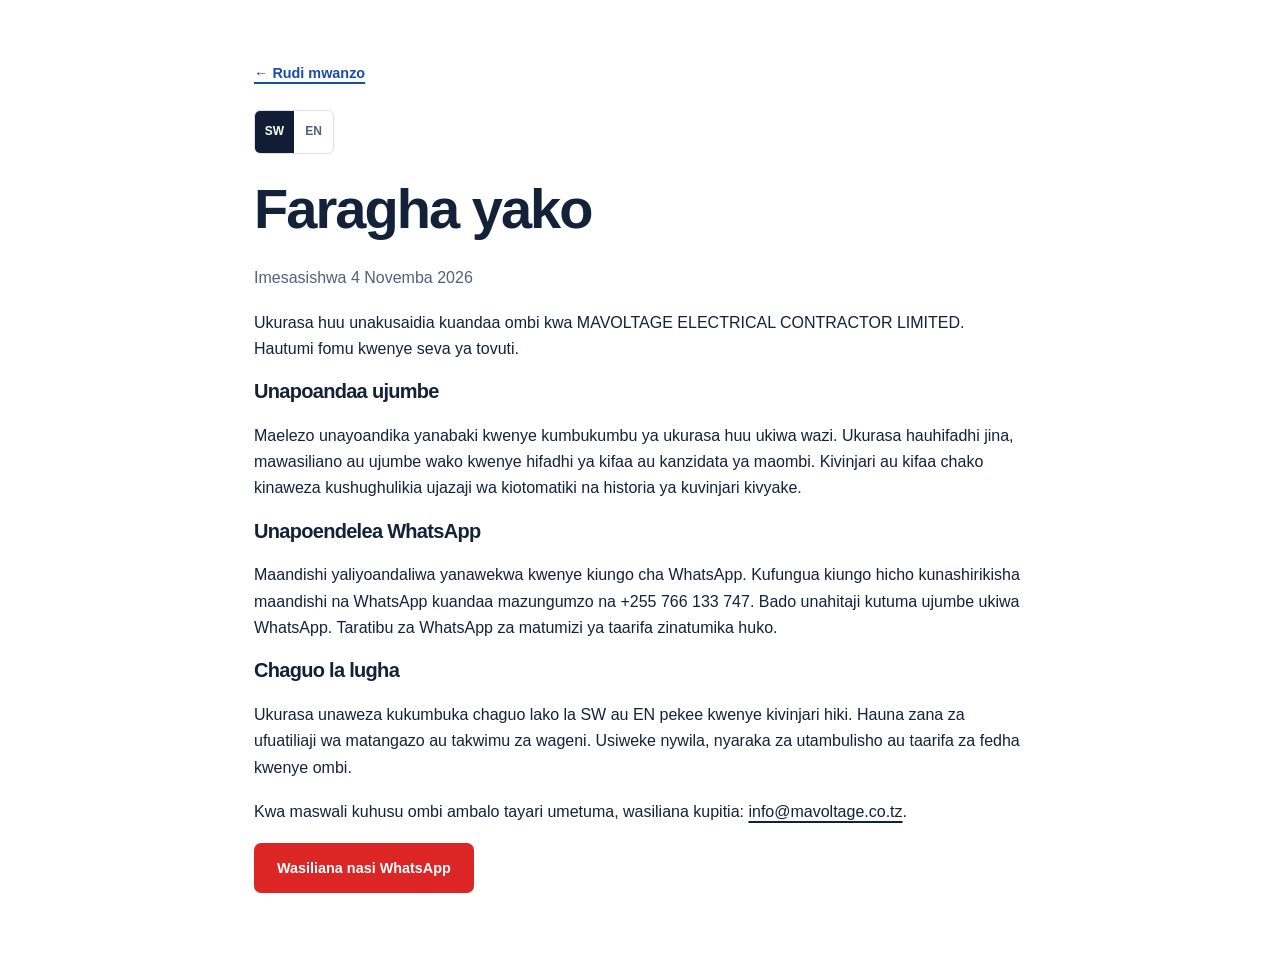
<file: privacy-policy.html>
<!doctype html>
<html lang="sw-TZ">
  <head>
    <meta charset="utf-8" />
    <meta name="viewport" content="width=device-width,initial-scale=1" />
    <title>Faragha yako | MAVOLTAGE</title>
    <meta
      name="description"
      content="Faragha yako — MAVOLTAGE ELECTRICAL CONTRACTOR LIMITED"
    />
    <link
      rel="canonical"
      href="https://mavoltage.netlify.app/privacy-policy.html"
    />
    <link rel="icon" href="/assets/icons/approved-favicon.png" />
    <link rel="stylesheet" href="/assets/css/approved.css" />
    <script src="/assets/js/legal.js" defer></script>
  </head>
  <body>
    <a class="skip" href="#content" data-en="Skip to content"
      >Ruka hadi maudhui</a
    >
    <main id="content" class="legal-page">
      <a href="/" class="text-link" data-en="← Back to home">← Rudi mwanzo</a>
      <div class="lang-group" role="group" aria-label="Lugha / Language">
        <button id="lang-sw" type="button" aria-pressed="true" lang="sw">
          SW</button
        ><button id="lang-en" type="button" aria-pressed="false" lang="en">
          EN
        </button>
      </div>
      <h1 data-en="Privacy information">Faragha yako</h1>
      <p class="muted" data-en="Updated 4 November 2026">
        Imesasishwa 4 Novemba 2026
      </p>
      <p
        data-en="This page helps you prepare an enquiry to MAVOLTAGE ELECTRICAL CONTRACTOR LIMITED. It does not submit a form to a website server."
      >
        Ukurasa huu unakusaidia kuandaa ombi kwa MAVOLTAGE ELECTRICAL CONTRACTOR
        LIMITED. Hautumi fomu kwenye seva ya tovuti.
      </p>
      <h3 data-en="While you prepare a message">Unapoandaa ujumbe</h3>
      <p
        data-en="The details you enter remain in this page’s memory while it is open. The page does not save your name, contact details or message in local storage or an enquiry database. Your browser or device may manage autofill and browsing history separately."
      >
        Maelezo unayoandika yanabaki kwenye kumbukumbu ya ukurasa huu ukiwa
        wazi. Ukurasa hauhifadhi jina, mawasiliano au ujumbe wako kwenye hifadhi
        ya kifaa au kanzidata ya maombi. Kivinjari au kifaa chako kinaweza
        kushughulikia ujazaji wa kiotomatiki na historia ya kuvinjari kivyake.
      </p>
      <h3 data-en="When you continue to WhatsApp">Unapoendelea WhatsApp</h3>
      <p
        data-en="The prepared text is included in a WhatsApp link. Opening that link shares the text with WhatsApp to prepare the conversation with +255 766 133 747. You still need to send the message inside WhatsApp. WhatsApp’s own data practices apply there."
      >
        Maandishi yaliyoandaliwa yanawekwa kwenye kiungo cha WhatsApp. Kufungua
        kiungo hicho kunashirikisha maandishi na WhatsApp kuandaa mazungumzo na
        +255 766 133 747. Bado unahitaji kutuma ujumbe ukiwa WhatsApp. Taratibu
        za WhatsApp za matumizi ya taarifa zinatumika huko.
      </p>
      <h3 data-en="Language preference">Chaguo la lugha</h3>
      <p
        data-en="The page may remember only your SW or EN preference on this browser. It includes no analytics or advertising trackers. Do not include passwords, identity documents or financial information in the enquiry."
      >
        Ukurasa unaweza kukumbuka chaguo lako la SW au EN pekee kwenye kivinjari
        hiki. Hauna zana za ufuatiliaji wa matangazo au takwimu za wageni.
        Usiweke nywila, nyaraka za utambulisho au taarifa za fedha kwenye ombi.
      </p>
      <p>
        <span data-en="For questions about an enquiry already sent, contact:"
          >Kwa maswali kuhusu ombi ambalo tayari umetuma, wasiliana
          kupitia:</span
        >
        <a href="mailto:info@mavoltage.co.tz">info@mavoltage.co.tz</a>.
      </p>
      <p>
        <a
          href="https://wa.me/255766133747"
          class="btn btn-primary"
          data-en="Contact us on WhatsApp"
          >Wasiliana nasi WhatsApp</a
        >
      </p>
    </main>
  </body>
</html>
</file>
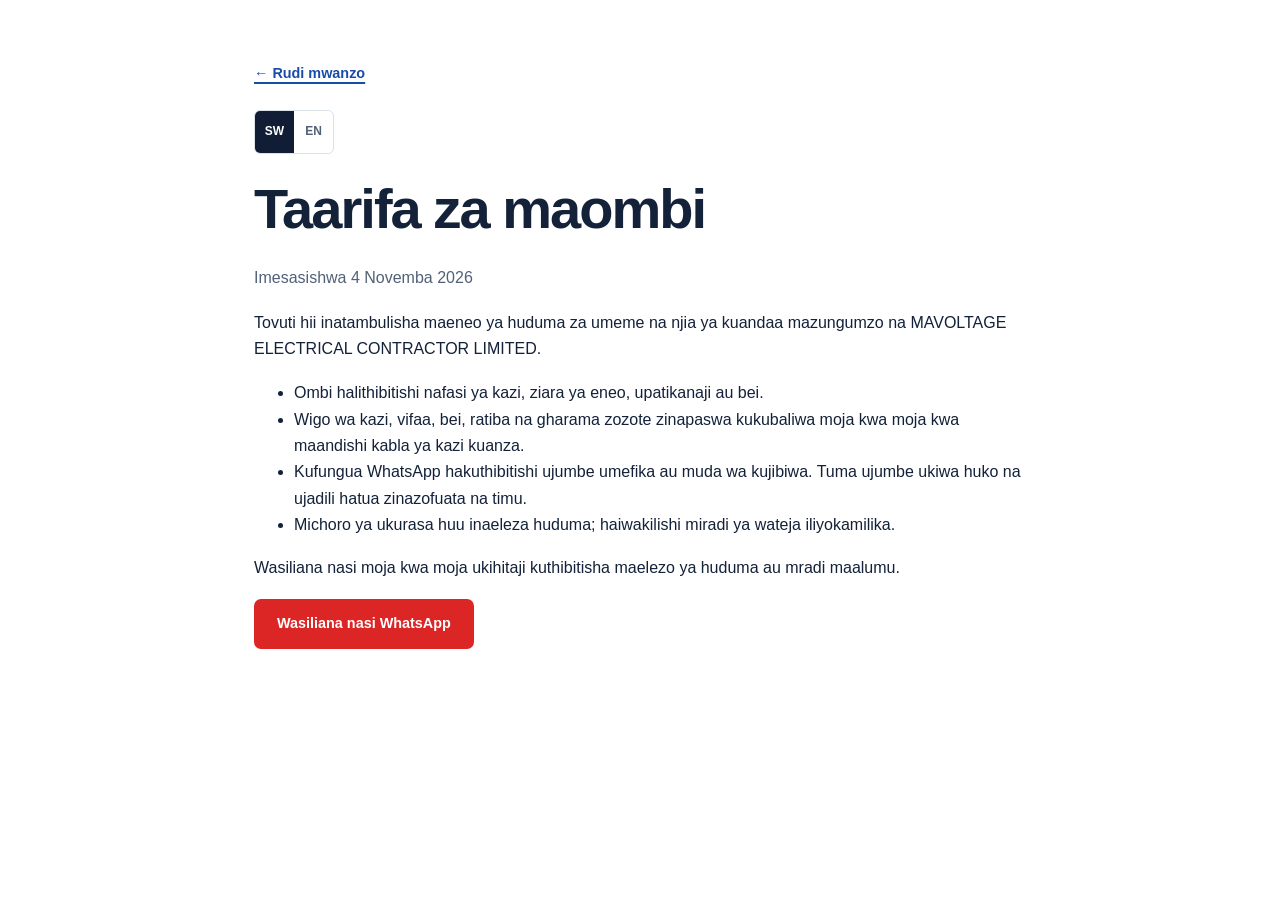
<file: terms.html>
<!doctype html>
<html lang="sw-TZ">
  <head>
    <meta charset="utf-8" />
    <meta name="viewport" content="width=device-width,initial-scale=1" />
    <title>Taarifa za maombi | MAVOLTAGE</title>
    <meta
      name="description"
      content="Taarifa za maombi — MAVOLTAGE ELECTRICAL CONTRACTOR LIMITED"
    />
    <link rel="canonical" href="https://mavoltage.netlify.app/terms.html" />
    <link rel="icon" href="/assets/icons/approved-favicon.png" />
    <link rel="stylesheet" href="/assets/css/approved.css" />
    <script src="/assets/js/legal.js" defer></script>
  </head>
  <body>
    <a class="skip" href="#content" data-en="Skip to content"
      >Ruka hadi maudhui</a
    >
    <main id="content" class="legal-page">
      <a href="/" class="text-link" data-en="← Back to home">← Rudi mwanzo</a>
      <div class="lang-group" role="group" aria-label="Lugha / Language">
        <button id="lang-sw" type="button" aria-pressed="true" lang="sw">
          SW</button
        ><button id="lang-en" type="button" aria-pressed="false" lang="en">
          EN
        </button>
      </div>
      <h1 data-en="Enquiry terms">Taarifa za maombi</h1>
      <p class="muted" data-en="Updated 4 November 2026">
        Imesasishwa 4 Novemba 2026
      </p>
      <p
        data-en="This website introduces electrical service areas and provides a way to prepare a conversation with MAVOLTAGE ELECTRICAL CONTRACTOR LIMITED."
      >
        Tovuti hii inatambulisha maeneo ya huduma za umeme na njia ya kuandaa
        mazungumzo na MAVOLTAGE ELECTRICAL CONTRACTOR LIMITED.
      </p>
      <ul>
        <li
          data-en="An enquiry does not confirm a booking, a site visit, availability or a price."
        >
          Ombi halithibitishi nafasi ya kazi, ziara ya eneo, upatikanaji au bei.
        </li>
        <li
          data-en="Scope, materials, pricing, scheduling and any charges should be agreed directly in writing before work starts."
        >
          Wigo wa kazi, vifaa, bei, ratiba na gharama zozote zinapaswa
          kukubaliwa moja kwa moja kwa maandishi kabla ya kazi kuanza.
        </li>
        <li
          data-en="Opening WhatsApp does not confirm delivery or a response time. Send the message there and discuss next steps with the team."
        >
          Kufungua WhatsApp hakuthibitishi ujumbe umefika au muda wa kujibiwa.
          Tuma ujumbe ukiwa huko na ujadili hatua zinazofuata na timu.
        </li>
        <li
          data-en="Illustrations on this page explain services; they do not represent completed customer projects."
        >
          Michoro ya ukurasa huu inaeleza huduma; haiwakilishi miradi ya wateja
          iliyokamilika.
        </li>
      </ul>
      <p
        data-en="Contact us directly if you need to confirm the details of a specific service or project."
      >
        Wasiliana nasi moja kwa moja ukihitaji kuthibitisha maelezo ya huduma au
        mradi maalumu.
      </p>
      <p>
        <a
          href="https://wa.me/255766133747"
          class="btn btn-primary"
          data-en="Contact us on WhatsApp"
          >Wasiliana nasi WhatsApp</a
        >
      </p>
    </main>
  </body>
</html>
</file>
<file: assets/css/approved.css>
:root {
  --navy: #101d34;
  --navy2: #192d49;
  --ink: #132139;
  --muted: #526178;
  --red: #dc2626;
  --red2: #a61923;
  --gold: #f59e0b;
  --blue: #2563eb;
  --paper: #f7f8fa;
  --warm: #faf8f3;
  --line: #dce2e9;
  --white: #fff;
  --green: #176342;
  --radius: 18px;
  --shadow: 0 20px 65px #0b183012;
  --max: 1200px;
}
* {
  box-sizing: border-box;
}
html {
  scroll-behavior: smooth;
  scroll-padding-top: 112px;
}
body {
  margin: 0;
  font-family: Inter, "Segoe UI", Arial, sans-serif;
  color: var(--ink);
  background: #fff;
  font-size: 16px;
  line-height: 1.65;
}
button,
input,
select,
textarea {
  font: inherit;
}
button,
a {
  -webkit-tap-highlight-color: transparent;
}
button {
  cursor: pointer;
}
a {
  color: inherit;
  text-decoration-thickness: 1.5px;
  text-underline-offset: 4px;
}
button:disabled {
  cursor: wait;
}
img,
svg {
  max-width: 100%;
  display: block;
}
svg.icon {
  width: 21px;
  height: 21px;
  flex: 0 0 auto;
  fill: none;
  stroke: currentColor;
  stroke-width: 1.8;
  stroke-linecap: round;
  stroke-linejoin: round;
}
a:focus-visible,
button:focus-visible,
summary:focus-visible,
input:focus-visible,
select:focus-visible,
textarea:focus-visible {
  outline: 3px solid var(--blue);
  outline-offset: 4px;
}
.dark a:focus-visible,
.dark button:focus-visible {
  outline-color: var(--gold);
}
[hidden] {
  display: none !important;
}
.wrap {
  width: min(var(--max), calc(100% - 64px));
  margin-inline: auto;
}
h1,
h2,
h3,
p {
  margin-top: 0;
}
h1,
h2,
h3 {
  line-height: 1.12;
  letter-spacing: -0.035em;
}
h1 {
  font-size: clamp(3.2rem, 5.8vw, 5.65rem);
  font-weight: 760;
  margin-bottom: 24px;
}
h2 {
  font-size: clamp(2rem, 3.6vw, 3.25rem);
  font-weight: 730;
  margin-bottom: 20px;
}
h3 {
  font-size: 1.25rem;
  font-weight: 700;
}
p {
  margin-bottom: 18px;
}
.muted {
  color: var(--muted);
}
.eyebrow {
  display: flex;
  align-items: center;
  gap: 11px;
  font-size: 0.75rem;
  font-weight: 750;
  text-transform: uppercase;
  letter-spacing: 0.13em;
  color: var(--blue);
  margin-bottom: 19px;
}
.eyebrow::before {
  content: "";
  width: 26px;
  height: 3px;
  background: var(--red);
}
.dark .eyebrow {
  color: #dbe8ff;
}
.dark .eyebrow::before {
  background: var(--gold);
}
.btn {
  display: inline-flex;
  align-items: center;
  justify-content: center;
  gap: 11px;
  min-height: 50px;
  padding: 13px 22px;
  border-radius: 7px;
  font-size: 0.9rem;
  line-height: 1.35;
  font-weight: 700;
  text-decoration: none;
  border: 1px solid transparent;
  transition:
    background 0.18s,
    transform 0.18s;
}
.btn:hover {
  transform: translateY(-2px);
}
.btn-primary {
  background: var(--red);
  color: #fff;
}
.btn-primary:hover {
  background: var(--red2);
}
.btn-outline {
  border-color: #cad1db;
  background: #fff;
  color: var(--ink);
}
.btn-outline:hover {
  background: #edf2f8;
}
.btn-light {
  background: #fff;
  color: var(--ink);
}
.btn-ghost {
  color: #fff;
  border-color: #77849a;
  background: transparent;
}
.btn-ghost:hover {
  background: #ffffff12;
}
.btn-small {
  min-height: 43px;
  padding: 10px 16px;
  font-size: 0.8rem;
}
.text-link {
  display: inline-flex;
  align-items: center;
  gap: 9px;
  font-weight: 700;
  color: var(--blue);
  font-size: 0.9rem;
}
.skip {
  position: fixed;
  left: 16px;
  top: -100px;
  z-index: 100;
  background: #fff;
  padding: 13px 20px;
  color: var(--ink);
}
.skip:focus {
  top: 12px;
}
.section {
  padding: 100px 0;
}
.section:focus {
  outline: none;
}
.section-head {
  display: flex;
  align-items: flex-end;
  justify-content: space-between;
  gap: 36px;
  margin-bottom: 40px;
}
.section-head h2 {
  margin-bottom: 0;
  max-width: 700px;
}
.section-head > p {
  max-width: 360px;
  color: var(--muted);
  margin-bottom: 2px;
  font-size: 0.95rem;
}
.sr-only {
  position: absolute;
  width: 1px;
  height: 1px;
  padding: 0;
  margin: -1px;
  overflow: hidden;
  clip: rect(0, 0, 0, 0);
  white-space: nowrap;
  border: 0;
}
.topbar {
  background: var(--navy);
  color: #dfe7f3;
  font-size: 0.73rem;
}
.topbar .wrap {
  display: flex;
  justify-content: space-between;
  gap: 15px;
  padding-block: 8px;
}
.topbar a {
  text-decoration: none;
}
.topbar a:hover {
  text-decoration: underline;
}
.topbar .phone {
  display: flex;
  align-items: center;
  gap: 8px;
  white-space: nowrap;
  flex-shrink: 0;
}
.topbar .icon {
  width: 14px;
  height: 14px;
  color: var(--gold);
}
.topbar-right {
  display: flex;
  gap: 22px;
}
.site-header {
  position: sticky;
  top: 0;
  z-index: 30;
  background: #fffefbfa;
  border-bottom: 1px solid #e8e9e8;
  backdrop-filter: blur(14px);
}
.nav-row {
  display: flex;
  align-items: center;
  gap: 24px;
  min-height: 94px;
}
.brand {
  display: flex;
  align-items: center;
  gap: 12px;
  text-decoration: none;
  flex-shrink: 0;
}
.brand img {
  width: 72px;
  height: 72px;
  object-fit: contain;
}
.brand-text {
  display: flex;
  flex-direction: column;
  line-height: 1.15;
}
.brand-text strong {
  font-size: 1.16rem;
  letter-spacing: 0.05em;
  color: var(--ink);
}
.brand-text small {
  font-size: 0.52rem;
  letter-spacing: 0.105em;
  margin-top: 6px;
  font-weight: 700;
  color: var(--muted);
}
.nav-list {
  display: flex;
  align-items: center;
  justify-content: flex-end;
  gap: 22px;
  list-style: none;
  margin: 0 0 0 auto;
  padding: 0;
}
.nav-list a {
  text-decoration: none;
  font-weight: 600;
  font-size: 0.83rem;
  white-space: nowrap;
  color: #445168;
  display: block;
  padding: 10px 0;
}
.nav-list a:hover,
.nav-list a[aria-current] {
  color: var(--red);
}
.nav-quote {
  flex-shrink: 0;
}
.lang-group {
  display: flex;
  border: 1px solid var(--line);
  border-radius: 6px;
  overflow: hidden;
  flex-shrink: 0;
}
.lang-group button {
  border: 0;
  min-width: 39px;
  min-height: 42px;
  background: transparent;
  font-size: 0.75rem;
  font-weight: 750;
  color: var(--muted);
}
.lang-group button[aria-pressed="true"] {
  background: var(--navy);
  color: #fff;
}
.lang-group button:focus-visible {
  outline-offset: -4px;
}
.menu-toggle {
  display: none;
  border: 1px solid var(--line);
  background: white;
  border-radius: 6px;
  width: 44px;
  height: 44px;
  align-items: center;
  justify-content: center;
}
.no-script {
  margin: 0;
  background: #fff2ce;
  padding: 12px 24px;
  text-align: center;
  font-size: 0.9rem;
}
.no-script a {
  font-weight: 700;
}
.hero {
  position: relative;
  background: var(--navy);
  color: #fff;
  isolation: isolate;
}
.hero::before {
  content: "";
  position: absolute;
  inset: 0;
  z-index: -1;
  background: radial-gradient(ellipse at 78% 65%, #35588340, transparent 55%);
}
.hero-grid {
  display: grid;
  grid-template-columns: 1.02fr 1fr;
  align-items: center;
  gap: 25px;
  min-height: 650px;
  padding-block: 68px 60px;
}
.hero-copy {
  position: relative;
  z-index: 2;
}
.hero-copy h1 span.accent {
  color: var(--gold);
}
.hero-intro {
  max-width: 495px;
  color: #c9d4e5;
  font-size: 1.03rem;
  line-height: 1.8;
  margin-bottom: 29px;
}
.hero-actions {
  display: flex;
  flex-wrap: wrap;
  gap: 13px;
}
.hero-note {
  display: flex;
  gap: 9px;
  align-items: center;
  margin-top: 23px;
  color: #c6d2e4;
  font-size: 0.76rem;
}
.hero-note .icon {
  width: 17px;
  height: 17px;
  color: var(--gold);
}
.hero-art {
  position: relative;
  margin: 0;
  min-width: 0;
  align-self: stretch;
  display: flex;
  justify-content: center;
  flex-direction: column;
}
.hero-art svg {
  width: 100%;
  height: auto;
}
.art-label {
  display: flex;
  align-items: center;
  gap: 8px;
  color: #aebed3;
  font-size: 0.67rem;
  margin-top: -5px;
  justify-content: center;
}
.art-label::before {
  content: "";
  width: 5px;
  height: 5px;
  border-radius: 50%;
  background: var(--gold);
}
.hero-bottom {
  border-top: 1px solid #ffffff1c;
}
.hero-pillars {
  display: grid;
  grid-template-columns: repeat(3, 1fr);
  padding-block: 22px;
}
.hero-pillar {
  display: flex;
  align-items: center;
  gap: 13px;
  padding-left: 28px;
  border-left: 1px solid #ffffff29;
}
.hero-pillar:first-child {
  border: 0;
  padding-left: 0;
}
.hero-pillar .icon {
  color: var(--gold);
  width: 25px;
  height: 25px;
}
.hero-pillar strong {
  display: block;
  font-size: 0.81rem;
  font-weight: 650;
}
.hero-pillar small {
  font-size: 0.72rem;
  color: #aebed3;
}
.services {
  background: var(--warm);
}
.service-grid {
  display: grid;
  grid-template-columns: repeat(4, 1fr);
  gap: 16px;
}
.service-card {
  background: white;
  border: 1px solid #e2e4e7;
  border-radius: 12px;
  position: relative;
  display: flex;
  flex-direction: column;
  min-width: 0;
  box-shadow: 0 5px 15px #101d3403;
}
.service-card:hover {
  border-color: #afbac9;
}
.service-card summary {
  list-style: none;
  cursor: pointer;
  padding: 26px 22px 23px;
  flex: 1;
}
.service-card summary::-webkit-details-marker {
  display: none;
}
.service-card summary h3 {
  font-size: 1.15rem;
  line-height: 1.3;
  letter-spacing: -0.02em;
  margin: 24px 0 12px;
}
.service-card summary p {
  font-size: 0.85rem;
  color: var(--muted);
  line-height: 1.8;
  min-height: 95px;
  margin-bottom: 19px;
}
.service-icon {
  display: flex;
  width: 48px;
  height: 48px;
  border-radius: 10px;
  align-items: center;
  justify-content: center;
  background: #edf2fb;
  color: var(--blue);
}
.service-icon .icon {
  width: 25px;
  height: 25px;
}
.service-card:nth-child(2) .service-icon {
  background: #fcecee;
  color: var(--red);
}
.service-card:nth-child(3) .service-icon {
  background: #fff4d7;
  color: #865b05;
}
.service-card:nth-child(4) .service-icon {
  background: #edf6f1;
  color: var(--green);
}
.detail-action {
  display: flex;
  justify-content: space-between;
  align-items: center;
  font-size: 0.78rem;
  color: var(--blue);
  font-weight: 700;
  border-top: 1px solid #edf0f3;
  padding-top: 18px;
}
.detail-action .icon {
  width: 17px;
  height: 17px;
  transition: transform 0.2s;
}
.service-card[open] .detail-action .icon {
  transform: rotate(180deg);
}
.service-body {
  padding: 0 22px 25px;
  font-size: 0.83rem;
  color: var(--muted);
}
.service-body ul {
  padding-left: 18px;
  margin: 0 0 23px;
}
.service-body li {
  margin-bottom: 9px;
}
.service-body .text-link {
  font-size: 0.81rem;
}
.service-help {
  display: flex;
  align-items: center;
  justify-content: center;
  gap: 10px;
  margin-top: 27px;
  font-size: 0.88rem;
  color: var(--muted);
  flex-wrap: wrap;
}
.service-help a {
  font-weight: 700;
  color: var(--blue);
}
.applications {
  background: #fff;
}
.application-grid {
  display: grid;
  grid-template-columns: 1.15fr 1fr 1fr;
  gap: 24px;
}
.application-card {
  margin: 0;
  min-width: 0;
}
.application-image {
  height: 220px;
  display: flex;
  align-items: center;
  justify-content: center;
  border-radius: 12px;
  background: #edf2f7;
  overflow: hidden;
}
.application-card:nth-child(2) .application-image {
  background: #f3efea;
}
.application-card:nth-child(3) .application-image {
  background: #e9f0ed;
}
.application-image svg {
  width: 100%;
  height: 100%;
}
.application-caption {
  margin-top: 22px;
}
.application-caption .category {
  font-size: 0.68rem;
  letter-spacing: 0.12em;
  text-transform: uppercase;
  font-weight: 750;
  color: var(--blue);
  display: block;
  margin-bottom: 9px;
}
.application-caption h3 {
  margin-bottom: 10px;
}
.application-caption p {
  font-size: 0.86rem;
  color: var(--muted);
  line-height: 1.8;
}
.illustration-note {
  color: var(--muted);
  font-size: 0.76rem;
  margin-top: 30px;
  padding-left: 12px;
  border-left: 2px solid var(--gold);
}
.process {
  background: var(--navy);
  color: white;
}
.process-header {
  display: grid;
  grid-template-columns: 1.3fr 1fr;
  gap: 70px;
  align-items: end;
  margin-bottom: 54px;
}
.process-header h2 {
  margin-bottom: 0;
}
.process-header p {
  color: #bdcbe0;
  font-size: 0.98rem;
  margin-bottom: 0;
}
.process-grid {
  display: grid;
  grid-template-columns: repeat(4, 1fr);
  gap: 34px;
}
.process-step {
  padding-top: 24px;
  border-top: 1px solid #ffffff35;
}
.step-no {
  font-size: 0.8rem;
  color: var(--gold);
  font-weight: 700;
  letter-spacing: 0.1em;
  display: block;
  margin-bottom: 22px;
}
.process-step h3 {
  font-size: 1.15rem;
  line-height: 1.3;
  margin-bottom: 15px;
}
.process-step p {
  color: #b7c6dc;
  font-size: 0.87rem;
  line-height: 1.85;
  margin: 0;
}
.process-footer {
  border-top: 1px solid #ffffff21;
  margin-top: 45px;
  padding-top: 26px;
  display: flex;
  align-items: center;
  justify-content: space-between;
  gap: 30px;
}
.process-footer p {
  font-size: 0.92rem;
  margin: 0;
  color: #d6e0ef;
}
.process-footer a {
  color: white;
  font-weight: 650;
  font-size: 0.9rem;
  flex-shrink: 0;
}
.about {
  background: var(--warm);
}
.about-grid {
  display: grid;
  grid-template-columns: 1fr 1.05fr;
  gap: 85px;
  align-items: center;
}
.brand-panel {
  background: #fff;
  border-radius: 20px;
  border: 1px solid #e2e5e9;
  padding: 35px 35px 25px;
  box-shadow: var(--shadow);
  position: relative;
}
.brand-panel::before {
  content: "";
  display: block;
  position: absolute;
  top: 0;
  left: 32px;
  right: 32px;
  height: 3px;
  background: linear-gradient(
    90deg,
    var(--red) 0 33%,
    var(--gold) 33% 66%,
    var(--blue) 66%
  );
}
.brand-panel img {
  width: 290px;
  height: 290px;
  object-fit: contain;
  margin: 0 auto 18px;
}
.brand-panel figcaption {
  text-align: center;
  font-size: 0.65rem;
  font-weight: 750;
  letter-spacing: 0.08em;
  color: var(--muted);
}
.about-copy p {
  color: var(--muted);
  font-size: 0.96rem;
  line-height: 1.9;
}
.about-points {
  list-style: none;
  margin: 25px 0 28px;
  padding: 0;
}
.about-points li {
  display: flex;
  gap: 12px;
  align-items: flex-start;
  font-size: 0.9rem;
  padding: 11px 0;
  border-bottom: 1px solid var(--line);
}
.about-points .icon {
  color: var(--blue);
  width: 18px;
  margin-top: 4px;
}
.about-quote {
  font-size: 1.1rem !important;
  line-height: 1.6 !important;
  font-weight: 650;
  color: var(--ink) !important;
  margin-top: 30px;
  margin-bottom: 0;
  border-left: 3px solid var(--gold);
  padding-left: 20px;
}
.faq-grid {
  display: grid;
  grid-template-columns: 0.85fr 1.35fr;
  gap: 90px;
}
.faq-lead p {
  color: var(--muted);
  font-size: 0.93rem;
}
.faq-list details {
  border-bottom: 1px solid var(--line);
}
.faq-list details:first-child {
  border-top: 1px solid var(--line);
}
.faq-list summary {
  padding: 23px 0;
  display: flex;
  align-items: center;
  justify-content: space-between;
  gap: 25px;
  cursor: pointer;
  list-style: none;
  font-size: 0.96rem;
  font-weight: 650;
  line-height: 1.6;
}
.faq-list summary::-webkit-details-marker {
  display: none;
}
.faq-list summary .icon {
  width: 17px;
  height: 17px;
  color: var(--blue);
  transition: transform 0.2s;
}
.faq-list details[open] summary .icon {
  transform: rotate(180deg);
}
.faq-list details p {
  font-size: 0.9rem;
  line-height: 1.85;
  color: var(--muted);
  margin: 0;
  padding: 0 30px 24px 0;
}
.contact {
  background: var(--paper);
}
.contact-grid {
  display: grid;
  grid-template-columns: 0.85fr 1.15fr;
  gap: 75px;
  align-items: start;
}
.contact-intro {
  color: var(--muted);
  max-width: 390px;
  font-size: 0.97rem;
}
.contact-methods {
  display: grid;
  gap: 18px;
  margin: 35px 0;
}
.contact-method {
  display: flex;
  align-items: center;
  gap: 15px;
  text-decoration: none;
  max-width: 420px;
  min-height: 58px;
}
.contact-method > span:first-child {
  width: 46px;
  height: 46px;
  display: flex;
  align-items: center;
  justify-content: center;
  border-radius: 9px;
  background: #fff;
  border: 1px solid #dce2e9;
  color: var(--blue);
}
.contact-method strong {
  display: block;
  font-size: 0.92rem;
  font-weight: 650;
}
.contact-method small {
  display: block;
  color: var(--muted);
  font-size: 0.77rem;
  margin-top: 1px;
}
.contact-method:hover strong {
  color: var(--blue);
  text-decoration: underline;
}
.contact-note {
  border-top: 1px solid var(--line);
  padding-top: 22px;
  font-size: 0.85rem;
  color: var(--muted);
  max-width: 390px;
}
.contact-note .text-link {
  font-size: 0.85rem;
  margin-top: 9px;
}
.contact-form-wrap {
  background: white;
  border: 1px solid #dfe5ec;
  border-radius: 15px;
  padding: 32px;
  box-shadow: var(--shadow);
}
.form-top {
  display: flex;
  align-items: center;
  justify-content: space-between;
  gap: 12px;
  margin-bottom: 23px;
}
.form-top h3 {
  margin: 0;
  font-size: 1.2rem;
}
.form-top .badge {
  font-size: 0.65rem;
  padding: 5px 9px;
  border-radius: 4px;
  color: var(--green);
  background: #eaf5ef;
  font-weight: 750;
  white-space: nowrap;
}
.form-row {
  display: grid;
  grid-template-columns: 1fr 1fr;
  gap: 18px;
}
.field {
  margin-bottom: 19px;
  min-width: 0;
}
.field label {
  font-size: 0.8rem;
  display: block;
  font-weight: 650;
  margin-bottom: 7px;
}
.optional {
  font-weight: 400;
  color: var(--muted);
  font-size: 0.73rem;
}
.required {
  color: var(--red);
}
input,
select,
textarea {
  width: 100%;
  border: 1px solid #aab7c7;
  border-radius: 6px;
  background: white;
  color: var(--ink);
  font-size: 16px;
  min-height: 48px;
  padding: 11px 12px;
  line-height: 1.45;
  box-shadow: none;
}
textarea {
  resize: vertical;
  min-height: 120px;
}
input::placeholder,
textarea::placeholder {
  color: #6b7686;
}
input:hover,
select:hover,
textarea:hover {
  border-color: #738399;
}
input[aria-invalid="true"],
select[aria-invalid="true"],
textarea[aria-invalid="true"] {
  border-color: var(--red);
  box-shadow: 0 0 0 1px var(--red);
}
.field-hint {
  font-size: 0.72rem;
  color: var(--muted);
  margin: 6px 0 0;
  line-height: 1.6;
}
.field-error {
  color: #a71923;
  font-size: 0.76rem;
  display: block;
  margin-top: 6px;
  line-height: 1.5;
}
.count-row {
  display: flex;
  justify-content: space-between;
  gap: 14px;
  font-size: 0.7rem;
  color: var(--muted);
  margin-top: 5px;
}
.privacy-copy {
  font-size: 0.74rem;
  line-height: 1.75;
  color: var(--muted);
  margin: 0 0 20px;
}
.inline-button {
  padding: 0;
  border: 0;
  background: none;
  color: var(--blue);
  text-decoration: underline;
  text-underline-offset: 3px;
  font: inherit;
  cursor: pointer;
}
.submit-btn {
  width: 100%;
  margin-top: 1px;
}
.handoff-hint {
  font-size: 0.72rem;
  text-align: center;
  color: var(--muted);
  margin: 12px 0 0;
}
.error-summary {
  background: #fff0f0;
  color: #9f1924;
  border: 1px solid #e6a7ac;
  border-radius: 7px;
  padding: 13px 15px;
  font-size: 0.81rem;
  margin-bottom: 22px;
}
.review-panel {
  margin-top: 24px;
  padding-top: 24px;
  border-top: 1px solid var(--line);
}
.review-panel h3 {
  font-size: 1.15rem;
  margin-bottom: 10px;
}
.review-panel > p {
  font-size: 0.84rem;
  color: var(--muted);
}
.message-preview {
  white-space: pre-wrap;
  overflow-wrap: anywhere;
  background: var(--paper);
  border: 1px solid var(--line);
  border-radius: 8px;
  padding: 17px;
  font-size: 0.83rem;
  line-height: 1.8;
  margin: 16px 0 18px;
  font-family: inherit;
}
.review-actions {
  display: grid;
  gap: 11px;
}
.review-secondary {
  display: flex;
  gap: 10px;
  flex-wrap: wrap;
}
.review-secondary .btn {
  flex: 1;
  min-width: 130px;
}
.status {
  font-size: 0.79rem;
  color: var(--green);
  margin-top: 13px;
  line-height: 1.7;
}
.fallback-copy {
  height: 110px;
  margin-top: 12px;
}
.nojs-form {
  background: var(--paper);
  padding: 25px;
  border-radius: 9px;
}
.site-footer {
  background: #0c172b;
  color: #c5d1e4;
  padding: 50px 0 0;
}
.footer-grid {
  display: grid;
  grid-template-columns: 1.6fr 1fr 1fr;
  gap: 65px;
  padding-bottom: 36px;
}
.footer-brand {
  font-size: 1.45rem;
  font-weight: 750;
  letter-spacing: 0.045em;
  color: #fff;
  margin-bottom: 10px;
}
.footer-company {
  font-size: 0.62rem;
  letter-spacing: 0.06em;
  color: #b7c6dc;
  max-width: 280px;
}
.footer-description {
  font-size: 0.86rem;
  line-height: 1.8;
  max-width: 350px;
  margin-top: 20px;
}
.footer-column h3 {
  font-size: 0.82rem;
  letter-spacing: 0;
  color: #fff;
  margin-bottom: 20px;
}
.footer-column ul {
  list-style: none;
  margin: 0;
  padding: 0;
  display: grid;
  gap: 9px;
}
.footer-column a {
  font-size: 0.82rem;
  text-decoration: none;
}
.footer-column a:hover {
  text-decoration: underline;
  color: #fff;
}
.footer-column address {
  font-style: normal;
  display: grid;
  gap: 10px;
  font-size: 0.8rem;
}
.footer-bottom {
  border-top: 1px solid #ffffff1c;
  display: flex;
  align-items: center;
  justify-content: space-between;
  gap: 22px;
  padding-block: 21px;
  font-size: 0.68rem;
  color: #aebdd4;
}
.footer-bottom p {
  margin: 0;
}
.footer-bottom button {
  color: #cbd7e9;
  font-size: 0.7rem;
}
.footer-policy {
  display: none;
  gap: 20px;
}
.js .footer-policy {
  display: flex;
}
.colour-line {
  display: grid;
  grid-template-columns: repeat(3, 1fr);
  height: 4px;
}
.colour-line i:nth-child(1) {
  background: var(--red);
}
.colour-line i:nth-child(2) {
  background: var(--gold);
}
.colour-line i:nth-child(3) {
  background: var(--blue);
}
dialog {
  color: var(--ink);
  border: 1px solid var(--line);
  border-radius: 14px;
  width: min(680px, calc(100% - 36px));
  max-height: 85dvh;
  padding: 0;
  box-shadow: 0 30px 100px #0004;
}
dialog::backdrop {
  background: #071225b8;
  backdrop-filter: blur(3px);
}
.dialog-header {
  position: sticky;
  top: 0;
  background: #fff;
  padding: 22px 28px;
  display: flex;
  justify-content: space-between;
  gap: 18px;
  align-items: center;
  border-bottom: 1px solid var(--line);
  z-index: 1;
}
.dialog-header h2 {
  font-size: 1.4rem;
  letter-spacing: -0.02em;
  margin: 0;
}
.dialog-close {
  width: 44px;
  height: 44px;
  flex: 0 0 auto;
  background: var(--paper);
  border: 1px solid var(--line);
  border-radius: 7px;
  display: flex;
  align-items: center;
  justify-content: center;
}
.dialog-body {
  padding: 24px 28px 28px;
  font-size: 0.92rem;
  line-height: 1.85;
  color: var(--muted);
}
.dialog-body h3 {
  font-size: 1rem;
  color: var(--ink);
  margin-top: 25px;
  letter-spacing: -0.015em;
}
.dialog-body ul {
  padding-left: 22px;
}
.dialog-body p:last-child {
  margin-bottom: 0;
}
.mobile-contact {
  display: none;
}
.lang-group {
  display: none;
}
.js .lang-group {
  display: flex;
}
@media (min-width: 901px) and (max-width: 1160px) {
  .nav-row {
    gap: 16px;
  }
  .nav-list {
    gap: 15px;
  }
  .brand-text strong {
    font-size: 1rem;
  }
  .brand-text small {
    font-size: 0.45rem;
  }
  .brand img {
    width: 61px;
    height: 61px;
  }
  .nav-quote {
    padding-inline: 13px;
    font-size: 0.75rem;
  }
  .service-card summary {
    padding: 22px 17px;
  }
  .service-card summary p {
    min-height: 120px;
  }
  .service-body {
    padding-inline: 17px;
  }
}
@media (max-width: 1000px) {
  .hero-grid {
    min-height: 600px;
  }
  .about-grid {
    gap: 40px;
  }
  .contact-grid {
    gap: 40px;
  }
  .faq-grid {
    gap: 45px;
  }
  .hero-pillar {
    padding-left: 18px;
    gap: 10px;
  }
  .hero-pillar small {
    font-size: 0.66rem;
  }
  .application-grid {
    gap: 18px;
  }
  .application-image {
    height: 190px;
  }
  .process-grid {
    gap: 23px;
  }
}
@media (max-width: 900px) {
  .wrap {
    width: calc(100% - 40px);
  }
  .nav-row {
    min-height: 82px;
    flex-wrap: wrap;
    gap: 13px;
    padding-block: 8px;
  }
  .brand img {
    width: 58px;
    height: 58px;
  }
  .brand-text strong {
    font-size: 1rem;
  }
  .brand-text small {
    font-size: 0.46rem;
  }
  .nav-list {
    order: 5;
    width: 100%;
    flex-wrap: wrap;
    justify-content: flex-start;
    gap: 12px 22px;
    margin: 0;
    padding: 7px 0 12px;
  }
  .js .nav-list {
    display: none;
  }
  .js .nav-list.is-open {
    display: flex;
    flex-direction: column;
    align-items: stretch;
    gap: 0;
    max-height: calc(100dvh - 160px);
    overflow-y: auto;
  }
  .js .nav-list a {
    padding: 13px 9px;
    border-top: 1px solid var(--line);
    font-size: 0.92rem;
  }
  .js .menu-toggle {
    display: flex;
  }
  .lang-group {
    margin-left: auto;
  }
  .nav-quote {
    display: none;
  }
  .hero-grid {
    gap: 0;
    padding-block: 56px 38px;
    min-height: auto;
    grid-template-columns: 1.05fr 1fr;
  }
  .hero h1 {
    font-size: clamp(2.7rem, 6vw, 4rem);
  }
  .hero-intro {
    font-size: 0.94rem;
  }
  .hero-art {
    margin-right: -10px;
  }
  .hero-actions .btn {
    font-size: 0.83rem;
    padding-inline: 16px;
  }
  .hero-pillars {
    gap: 14px;
  }
  .hero-pillar {
    padding-left: 14px;
  }
  .hero-pillar .icon {
    display: none;
  }
  .hero-pillar strong {
    font-size: 0.73rem;
  }
  .hero-pillar small {
    font-size: 0.66rem;
  }
  .section {
    padding-block: 76px;
  }
  .section-head {
    gap: 25px;
  }
  .section-head > p {
    font-size: 0.85rem;
    max-width: 270px;
  }
  .service-grid {
    grid-template-columns: repeat(2, 1fr);
  }
  .service-card summary p {
    min-height: 0;
    max-width: 330px;
  }
  .service-card summary {
    padding: 24px;
  }
  .service-body {
    padding: 0 24px 24px;
  }
  .application-grid {
    grid-template-columns: repeat(3, 1fr);
  }
  .application-image {
    height: 160px;
  }
  .application-caption h3 {
    font-size: 1.1rem;
  }
  .application-caption p {
    font-size: 0.8rem;
  }
  .process-header {
    gap: 35px;
  }
  .process-grid {
    grid-template-columns: repeat(2, 1fr);
    gap: 35px;
  }
  .about-grid {
    gap: 30px;
  }
  .brand-panel {
    margin: 0;
    padding: 30px 20px 25px;
  }
  .brand-panel img {
    height: 230px;
    width: 230px;
  }
  .about-copy p {
    font-size: 0.88rem;
  }
  .faq-grid {
    grid-template-columns: 0.8fr 1.2fr;
    gap: 35px;
  }
  .contact-grid {
    grid-template-columns: 1fr 1.3fr;
    gap: 30px;
  }
  .contact-form-wrap {
    padding: 24px;
  }
  .form-row {
    gap: 13px;
  }
  .footer-grid {
    gap: 35px;
  }
}
@media (max-width: 650px) {
  html {
    scroll-padding-top: 100px;
  }
  .topbar {
    font-size: 0.68rem;
  }
  .topbar .wrap {
    gap: 8px;
    padding-block: 7px;
  }
  .topbar-right {
    display: none;
  }
  .brand-text strong {
    font-size: 0.91rem;
  }
  .brand-text small {
    font-size: 0.4rem;
    letter-spacing: 0.07em;
  }
  .brand-text {
    max-width: 136px;
  }
  .brand {
    gap: 8px;
  }
  .nav-row {
    gap: 9px;
    min-height: 79px;
  }
  .brand img {
    width: 52px;
    height: 56px;
  }
  .lang-group button {
    min-width: 32px;
    min-height: 40px;
    font-size: 0.68rem;
  }
  .menu-toggle {
    width: 40px;
    height: 40px;
  }
  .hero-grid {
    grid-template-columns: 1fr;
    padding-block: 46px 26px;
  }
  .hero-copy h1 {
    font-size: clamp(3rem, 11.5vw, 4.3rem);
    max-width: 550px;
    margin-bottom: 22px;
  }
  .hero-intro {
    font-size: 0.94rem;
    max-width: 460px;
    line-height: 1.8;
  }
  .eyebrow {
    font-size: 0.66rem;
    letter-spacing: 0.1em;
    margin-bottom: 20px;
  }
  .hero-art {
    margin: 6px auto 0;
    width: min(100%, 460px);
  }
  .hero-art svg {
    max-height: 360px;
  }
  .art-label {
    margin-top: -13px;
    font-size: 0.62rem;
  }
  .hero-note {
    font-size: 0.7rem;
    max-width: 310px;
  }
  .hero-actions {
    gap: 10px;
  }
  .hero-actions .btn {
    min-height: 49px;
    font-size: 0.83rem;
  }
  .hero-pillars {
    grid-template-columns: 1fr;
    padding: 6px 0 9px;
    gap: 0;
  }
  .hero-pillar {
    padding: 12px 0 !important;
    border-left: 0;
    border-bottom: 1px solid #ffffff15;
    gap: 12px;
  }
  .hero-pillar:last-child {
    border-bottom: 0;
  }
  .hero-pillar .icon {
    display: block;
    width: 19px;
    height: 19px;
  }
  .hero-pillar strong {
    font-size: 0.77rem;
    display: inline;
    margin-right: 8px;
  }
  .hero-pillar small {
    font-size: 0.7rem;
  }
  .section {
    padding-block: 62px;
  }
  .section-head {
    display: block;
    margin-bottom: 29px;
  }
  .section-head h2 {
    max-width: 420px;
  }
  .section-head > p {
    margin: 20px 0 0;
    max-width: 100%;
    font-size: 0.92rem;
  }
  h2 {
    font-size: 2.2rem;
  }
  .service-grid {
    gap: 14px;
  }
  .service-card summary {
    padding: 21px 17px 20px;
  }
  .service-card summary h3 {
    font-size: 1.1rem;
    margin: 19px 0 12px;
  }
  .service-card summary p {
    font-size: 0.82rem;
    min-height: 115px;
    line-height: 1.7;
    margin-bottom: 20px;
  }
  .service-body {
    padding: 0 17px 22px;
    font-size: 0.8rem;
  }
  .detail-action {
    font-size: 0.7rem;
    gap: 7px;
  }
  .service-icon {
    width: 41px;
    height: 41px;
  }
  .service-icon .icon {
    width: 23px;
    height: 23px;
  }
  .service-help {
    font-size: 0.8rem;
    text-align: center;
    line-height: 1.8;
    margin-top: 23px;
  }
  .application-grid {
    grid-template-columns: 1fr;
    gap: 35px;
  }
  .application-image {
    height: 220px;
  }
  .application-caption {
    margin-top: 18px;
  }
  .application-caption h3 {
    font-size: 1.27rem;
  }
  .application-caption p {
    font-size: 0.9rem;
    margin-bottom: 12px;
  }
  .application-caption .category {
    font-size: 0.68rem;
  }
  .illustration-note {
    font-size: 0.73rem;
  }
  .process-header {
    grid-template-columns: 1fr;
    gap: 24px;
    margin-bottom: 38px;
  }
  .process-header p {
    font-size: 0.93rem;
  }
  .process-grid {
    gap: 30px 22px;
  }
  .process-step h3 {
    font-size: 1.06rem;
  }
  .process-step p {
    font-size: 0.82rem;
  }
  .step-no {
    margin-bottom: 17px;
  }
  .process-footer {
    display: block;
    margin-top: 34px;
  }
  .process-footer p {
    font-size: 0.86rem;
    margin-bottom: 17px;
  }
  .about-grid {
    grid-template-columns: 1fr;
    gap: 36px;
  }
  .brand-panel {
    max-width: 430px;
    width: 100%;
    margin: auto;
  }
  .brand-panel img {
    height: 235px;
    width: 235px;
  }
  .about-copy p {
    font-size: 0.93rem;
  }
  .about-quote {
    font-size: 1.05rem !important;
  }
  .faq-grid {
    grid-template-columns: 1fr;
    gap: 28px;
  }
  .faq-lead > p {
    max-width: 450px;
  }
  .faq-list summary {
    font-size: 0.93rem;
    padding-block: 21px;
  }
  .faq-list details p {
    font-size: 0.86rem;
  }
  .contact-grid {
    grid-template-columns: 1fr;
    gap: 28px;
  }
  .contact-intro {
    max-width: 100%;
  }
  .contact-methods {
    grid-template-columns: 1fr;
    gap: 12px;
    margin: 27px 0;
  }
  .contact-note {
    max-width: 100%;
    font-size: 0.83rem;
  }
  .contact-form-wrap {
    padding: 23px 20px;
  }
  .form-top h3 {
    font-size: 1.17rem;
  }
  .form-top .badge {
    font-size: 0.6rem;
  }
  .form-row {
    grid-template-columns: 1fr;
    gap: 0;
  }
  .footer-grid {
    grid-template-columns: 1fr 1fr;
    gap: 32px 25px;
  }
  .footer-about {
    grid-column: 1/-1;
  }
  .footer-description {
    max-width: 100%;
    font-size: 0.84rem;
  }
  .footer-bottom {
    align-items: flex-start;
    flex-direction: column;
    gap: 15px;
    font-size: 0.64rem;
  }
  .site-footer {
    padding-top: 40px;
  }
  .dialog-header {
    padding: 18px 20px;
  }
  .dialog-header h2 {
    font-size: 1.2rem;
  }
  .dialog-body {
    padding: 20px;
    font-size: 0.87rem;
  }
}
@media (max-width: 370px) {
  .wrap {
    width: calc(100% - 32px);
  }
  .brand-text {
    max-width: 98px;
  }
  .brand-text small {
    font-size: 0.35rem;
  }
  .brand-text strong {
    font-size: 0.82rem;
  }
  .brand img {
    width: 44px;
    height: 50px;
  }
  .nav-row {
    gap: 7px;
  }
  .brand {
    gap: 6px;
  }
  .lang-group button {
    min-width: 29px;
    min-height: 40px;
  }
  .hero-copy h1 {
    font-size: 2.95rem;
  }
  .hero-actions .btn {
    width: 100%;
  }
  .hero-note {
    max-width: 100%;
    font-size: 0.68rem;
  }
  .service-grid {
    grid-template-columns: 1fr;
  }
  .service-card summary p {
    min-height: 0;
  }
  .service-card summary h3 {
    margin-top: 20px;
  }
  .service-card summary {
    padding: 24px;
  }
  .service-body {
    padding-inline: 24px;
  }
  .process-grid {
    grid-template-columns: 1fr;
  }
  .form-top {
    align-items: flex-start;
  }
  .form-top h3 {
    max-width: 180px;
  }
  .form-top .badge {
    display: none;
  }
  .contact-form-wrap {
    padding: 22px 17px;
  }
  h2 {
    font-size: 2rem;
  }
  .brand-panel figcaption {
    font-size: 0.57rem;
  }
}
@media (prefers-reduced-motion: reduce) {
  html {
    scroll-behavior: auto;
  }
  *,
  *::before,
  *::after {
    animation: none !important;
    transition: none !important;
  }
  .btn:hover {
    transform: none;
  }
}
@media print {
  .topbar,
  .site-header,
  .hero-art,
  .hero-actions,
  .hero-note,
  .service-help,
  .contact-form-wrap,
  .footer-policy,
  .lang-group,
  .menu-toggle,
  dialog {
    display: none !important;
  }
  .hero,
  .process,
  .site-footer {
    background: white;
    color: #111;
  }
  .hero-grid {
    display: block;
    min-height: 0;
    padding: 30px 0;
  }
  .hero-copy h1 {
    font-size: 36pt;
  }
  .hero-copy h1 span.accent,
  .hero-intro,
  .hero-pillar small,
  .process-step p,
  .process-header p,
  .footer-brand,
  .footer-company,
  .footer-description {
    color: #111;
  }
  .section {
    padding: 28px 0;
  }
  .wrap {
    width: 100%;
  }
  .service-grid,
  .process-grid {
    grid-template-columns: repeat(2, 1fr);
  }
  .service-card {
    break-inside: avoid;
  }
  .about-grid,
  .contact-grid {
    display: block;
  }
  .brand-panel {
    display: none;
  }
  .footer-grid {
    display: block;
  }
  .footer-column {
    margin-top: 20px;
  }
  .footer-bottom {
    color: #111;
  }
  .section-head {
    display: block;
  }
  .section-head > p {
    max-width: 100%;
  }
  .about-copy {
    max-width: 100%;
  }
  a {
    color: #111;
  }
  h2 {
    font-size: 24pt;
  }
}
/* Brand fills and readable control text on the approved palette. */
.service-icon {
  background: var(--blue);
  color: white;
}
.service-card:nth-child(2) .service-icon {
  background: var(--red);
  color: white;
}
.service-card:nth-child(3) .service-icon {
  background: var(--gold);
  color: var(--ink);
}
.service-card:nth-child(4) .service-icon {
  background: var(--navy);
  color: white;
}
.text-link,
.eyebrow,
.inline-button,
.detail-action {
  color: #194ba8;
}
.dark .eyebrow {
  color: #dbe8ff;
}
.legal-page {
  max-width: 820px;
  margin: auto;
  padding: 60px 24px;
}
.legal-page h1 {
  font-size: clamp(2rem, 5vw, 3.5rem);
}
.legal-page h2 {
  font-size: 1.35rem;
  margin-top: 30px;
}
.legal-page .lang-group {
  width: max-content;
  margin: 24px 0;
}
.legal-page p,
.legal-page li {
  overflow-wrap: anywhere;
}

#message-count {
  white-space: nowrap;
  flex-shrink: 0;
}
.legal-links {
  padding-bottom: 20px;
  font-size: 0.75rem;
  color: #c5d1e4;
}
</file>
